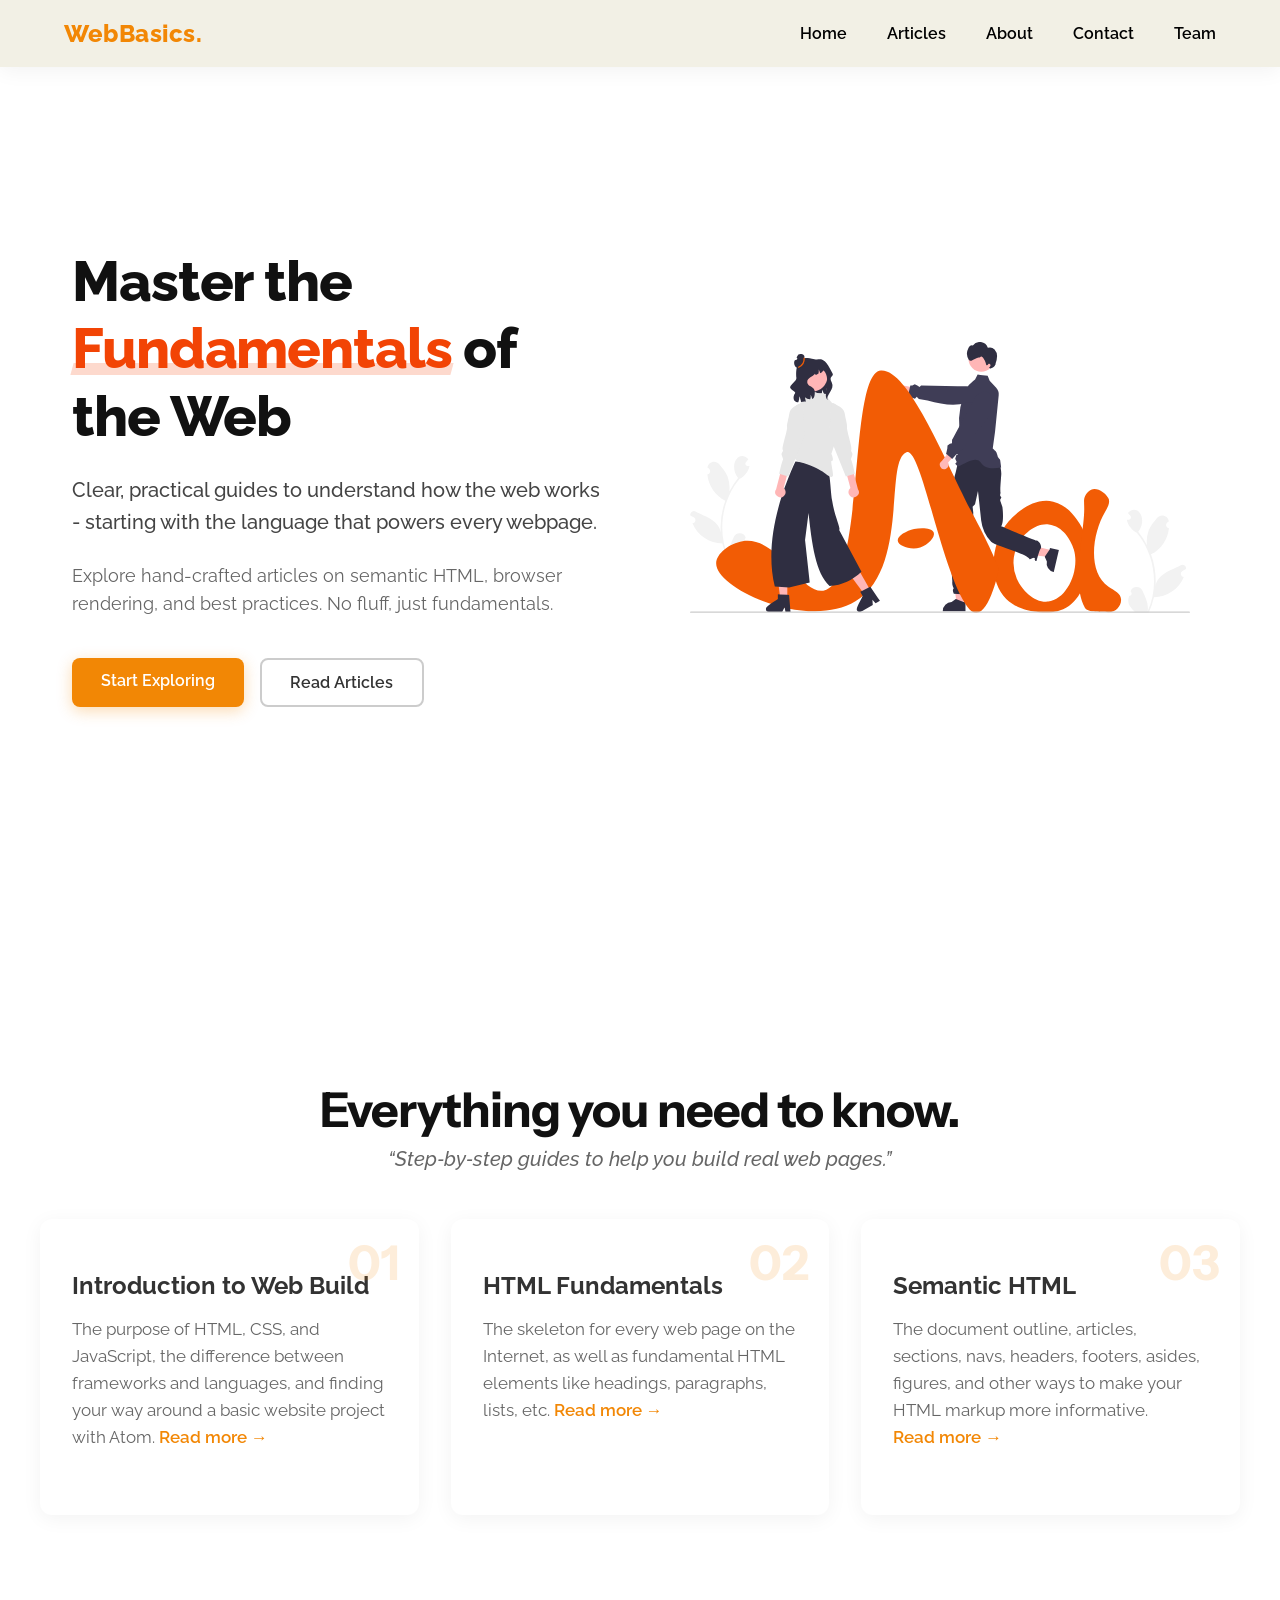
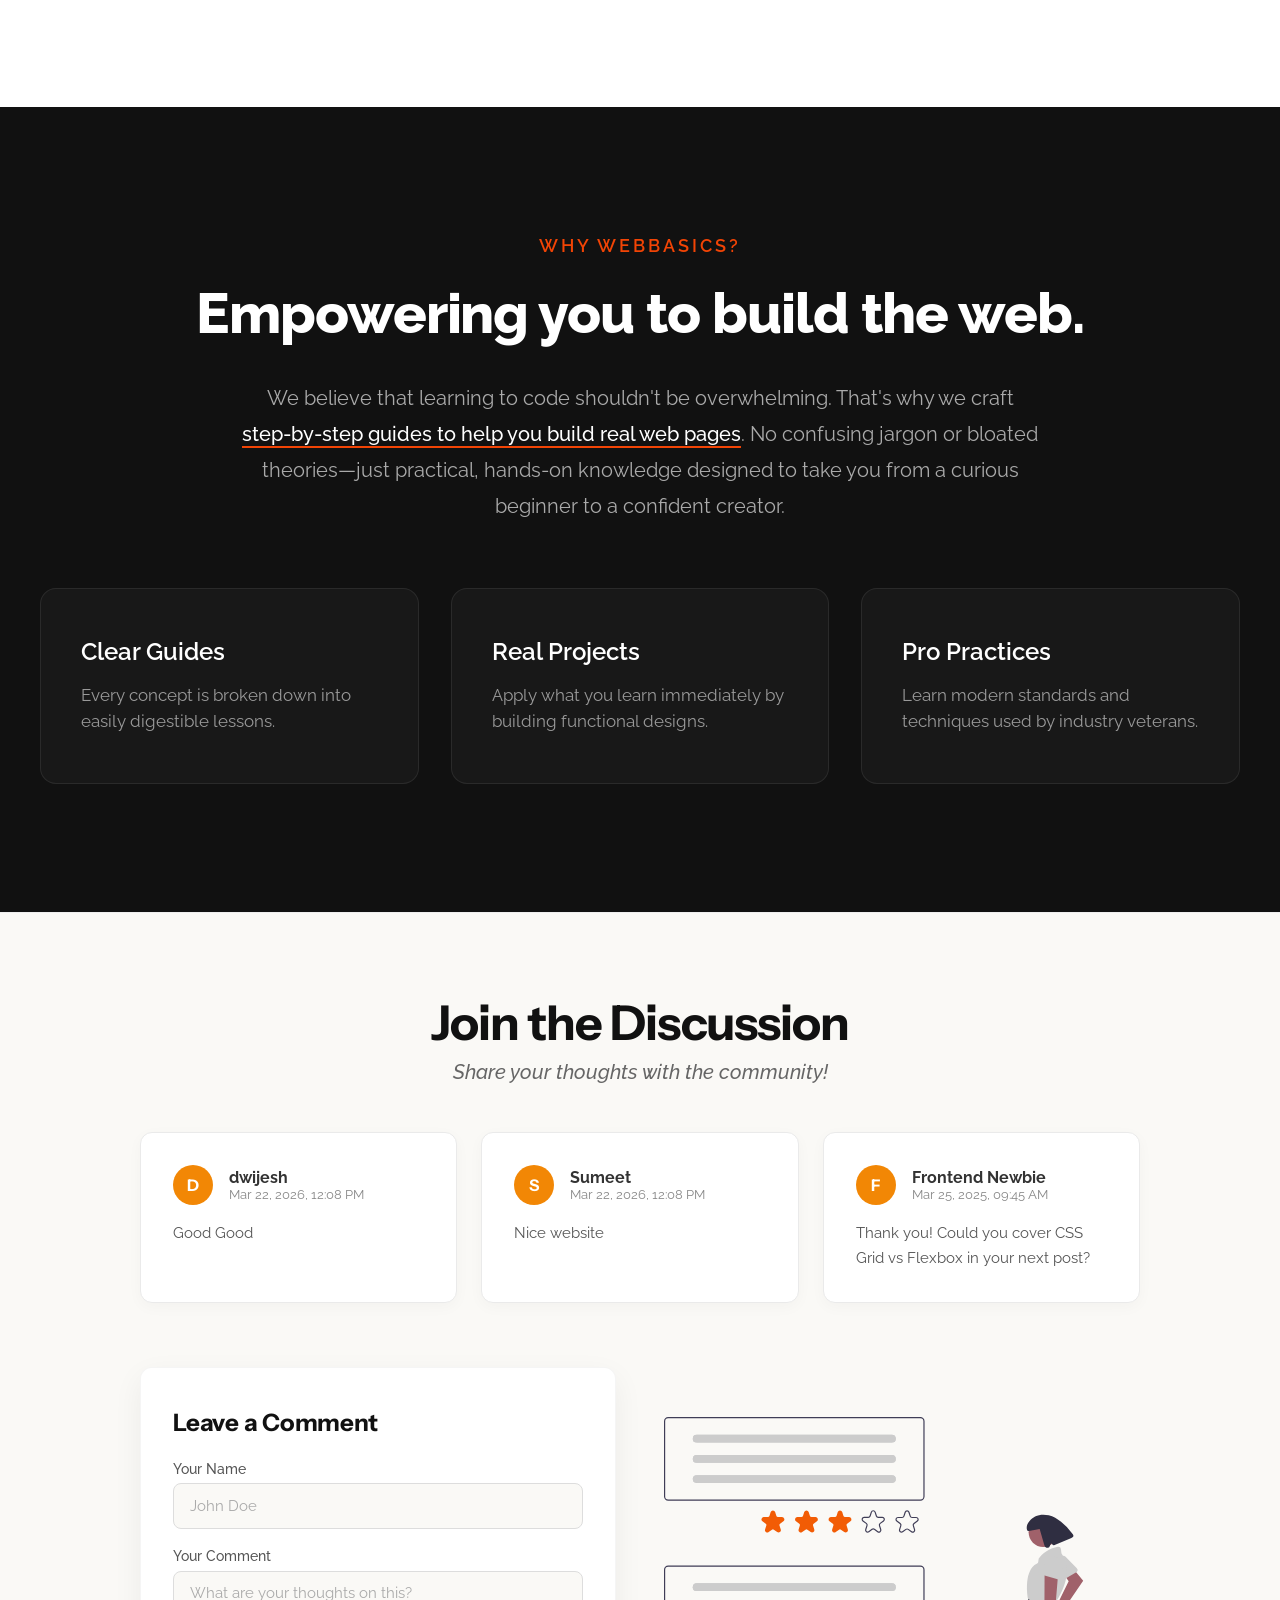
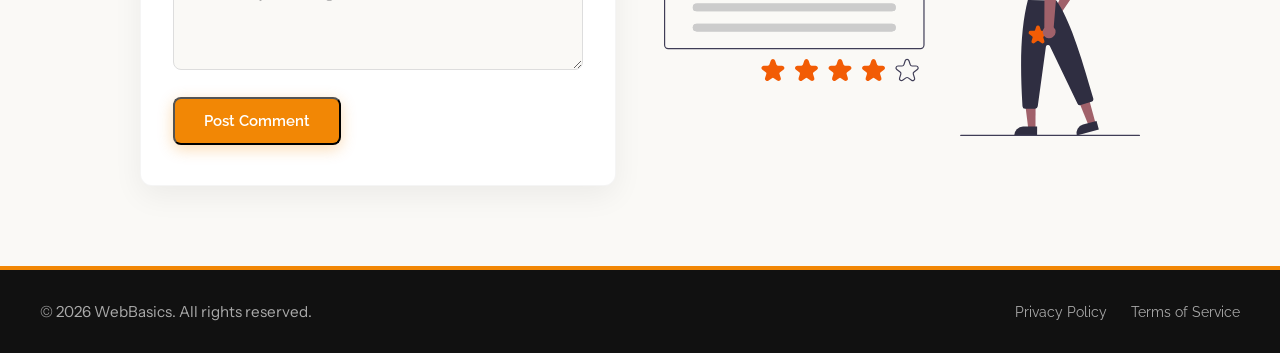
<file: index.html>
<!DOCTYPE html>
<html lang="en">
<head>
  <meta charset="UTF-8">
  <meta name="viewport" content="width=device-width, initial-scale=1.0">
  <title>Web Basics Blog - Learn HTML & Webpages</title>
  <link rel="stylesheet" href="style.css">
</head>
<body>
  <nav class="navbar">
    <div class="logo"><a href="#hero-sec">WebBasics.</a></div>
    <div class="hamburger" id="hamburger">
      <span class="bar"></span>
      <span class="bar"></span>
      <span class="bar"></span>
    </div>
    <ul class="navbarlist" id="navbarlist">
      <li><a href="#hero-sec">Home</a></li>
      <li><a href="#articles">Articles</a></li>
      <li><a href="#about">About</a></li>
      <li><a href="#comment-section">Contact</a></li>
      <li><a href="./teammate/teammate.html">Team</a></li>
    </ul>
  </nav>

  <div class="hero-section" id="hero-sec">
    <div class="hero-content">
      <h1 class="hero-title">Master the <span class="highlight">Fundamentals</span> of the Web</h1>
      <h3 class="hero-subtitle">Clear, practical guides to understand how the web works - starting with the language that powers every webpage.</h3>
      <p class="hero-text">Explore hand-crafted articles on semantic HTML, browser rendering, and best practices. No fluff, just fundamentals.</p>
      <div class="hero-buttons">
        <a href="#" class="btn btn-primary">Start Exploring</a>
        <a href="#articles" class="btn btn-secondary">Read Articles</a>
      </div>
    </div>
    <div class="hero-image">
      <img src="img/undraw_font_cooz.svg" alt="Web Fundamentals Illustration">
    </div>
  </div>

  <div class="article-section-container" id="articles">
    <div class="article-section-header">
      <h2>Everything you need to know.</h2>
      <p>“Step‑by‑step guides to help you build real web pages.”</p>
    </div>
    
    <div class="article-grid">
      <div class="article-card">
        <div class="article-number">01</div>
      <h3 class="article-title">Introduction to Web Build</h3>
      <p class="article-desc">The purpose of HTML, CSS, and JavaScript, the difference between frameworks and languages, and finding your way around a basic website project with Atom. <a href="pages/1/page.html" class="read-more">Read more →</a></p>
    </div>

    <div class="article-card">
      <div class="article-number">02</div>
      <h3 class="article-title">HTML Fundamentals</h3>
      <p class="article-desc">The skeleton for every web page on the Internet, as well as fundamental HTML elements like headings, paragraphs, lists, etc. <a href="pages/2/page2.html" class="read-more">Read more →</a></p>
    </div>

    <div class="article-card">
      <div class="article-number">03</div>
      <h3 class="article-title">Semantic HTML</h3>
      <p class="article-desc">The document outline, articles, sections, navs, headers, footers, asides, figures, and other ways to make your HTML markup more informative. <a href="pages/3/page3.html" class="read-more">Read more →</a></p>
    </div>
    </div>
  </div>

  <div class="about-section" id="about">
    <div class="about-container">
      <h2 class="about-title">Why WebBasics?</h2>
      <h3 class="about-subtitle">Empowering you to build the web.</h3>
      <p class="about-text">
        We believe that learning to code shouldn't be overwhelming. That's why we craft <span class="highlight-text">step-by-step guides to help you build real web pages</span>. No confusing jargon or bloated theories—just practical, hands-on knowledge designed to take you from a curious beginner to a confident creator.
      </p>
      <div class="about-features">
        <div class="feature-card">
          <h4>Clear Guides</h4>
          <p>Every concept is broken down into easily digestible lessons.</p>
        </div>
        <div class="feature-card">
          <h4>Real Projects</h4>
          <p>Apply what you learn immediately by building functional designs.</p>
        </div>
        <div class="feature-card">
          <h4>Pro Practices</h4>
          <p>Learn modern standards and techniques used by industry veterans.</p>
        </div>
      </div>
    </div>
  </div>

  <div class="comment-section" id="comment-section">
    <div class="comment-container">
      <div class="comment-header">
        <h2>Join the Discussion</h2>
        <p>Share your thoughts with the community!</p>
      </div>
      
      <div class="comments-grid" id="recent-comments">
        <!-- Comments will be loaded via JS -->
      </div>
      
      <div class="comment-bottom-wrapper">
        <div class="comment-form-container">
          <h3>Leave a Comment</h3>
          <form id="comment-form" class="comment-form">
            <div class="form-row">
              <div class="form-group">
                <label for="comment-name">Your Name</label>
                <input type="text" id="comment-name" required placeholder="John Doe">
              </div>
            </div>
            <div class="form-group">
              <label for="comment-text">Your Comment</label>
              <textarea id="comment-text" rows="4" required placeholder="What are your thoughts on this?"></textarea>
            </div>
            <button type="submit" class="btn btn-primary">Post Comment</button>
          </form>
        </div>
        <div class="comment-image">
          <img id="review-svg" src="img/undraw_reviews_ukai.svg" alt="Review and discuss">
        </div>
      </div>
    </div>
  </div>

  <div class="aboutus">

  </div>

  <footer class="site-footer">
    <div class="footer-content">
      <p>&copy; 2026 WebBasics. All rights reserved.</p>
      <div class="footer-links">
        <a href="#">Privacy Policy</a>
        <a href="#">Terms of Service</a>
      </div>
    </div>
  </footer>
    
  <script src="script.js"></script>
</body>
</html>
</file>
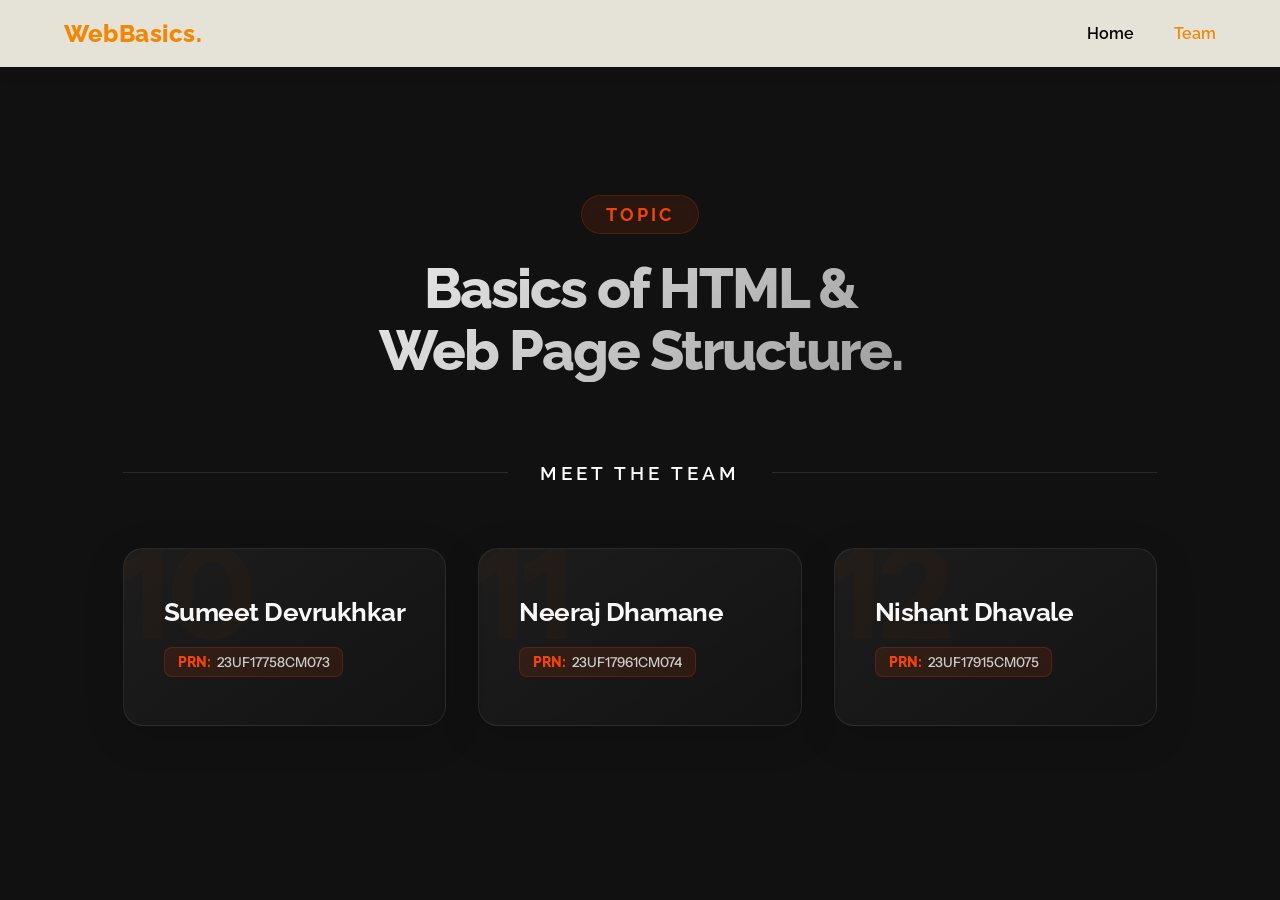
<file: teammate/teammate.html>
<!DOCTYPE html>
<html lang="en">
<head>
  <meta charset="UTF-8">
  <meta name="viewport" content="width=device-width, initial-scale=1.0">
  <title>Our Team</title>
  <link rel="stylesheet" href="../style.css">
  <link rel="stylesheet" href="style.css">
</head>
<body>
  <div class="navbar">
    <div class="logo"><a href="../index.html">WebBasics.</a></div>
    <ul class="navbarlist">
      <li><a href="../index.html">Home</a></li>
      <li><a href="teammate.html" style="color: #F28705;">Team</a></li>
    </ul>
  </div>



  <section class="about-section team-section">
    <div class="about-container text-center-header">
      <div class="team-header-content">
        <h2 class="about-title">Topic</h2>
        <h3 class="about-subtitle">Basics of HTML &<br>Web Page Structure.</h3>
      </div>
      
      <div class="team-divider">
        <span>Meet The Team</span>
      </div>
      
      <div class="about-features team-grid">
        <!-- Team Member 1 -->
        <div class="feature-card team-card">
          <span class="team-number">10</span>
          <div class="team-card-inner">
            <div class="card-info">
              <h2>Sumeet Devrukhkar</h2>
              <span class="badge"><i class="id-icon">PRN: </i> 23UF17758CM073</span>
            </div>
          </div>
        </div>
        
        <!-- Team Member 2 -->
        <div class="feature-card team-card">
          <span class="team-number">11</span>
          <div class="team-card-inner">
            <div class="card-info">
              <h2>Neeraj Dhamane</h2>
              <span class="badge"><i class="id-icon">PRN: </i> 23UF17961CM074</span>
            </div>
          </div>
        </div>
        
        <!-- Team Member 3 -->
        <div class="feature-card team-card">
          <span class="team-number">12</span>
          <div class="team-card-inner">
            <div class="card-info">
              <h2>Nishant Dhavale</h2>
              <span class="badge"><i class="id-icon">PRN: </i> 23UF17915CM075</span>
            </div>
          </div>
        </div>
      </div>
    </div>
  </section>
</body>
</html>
</file>
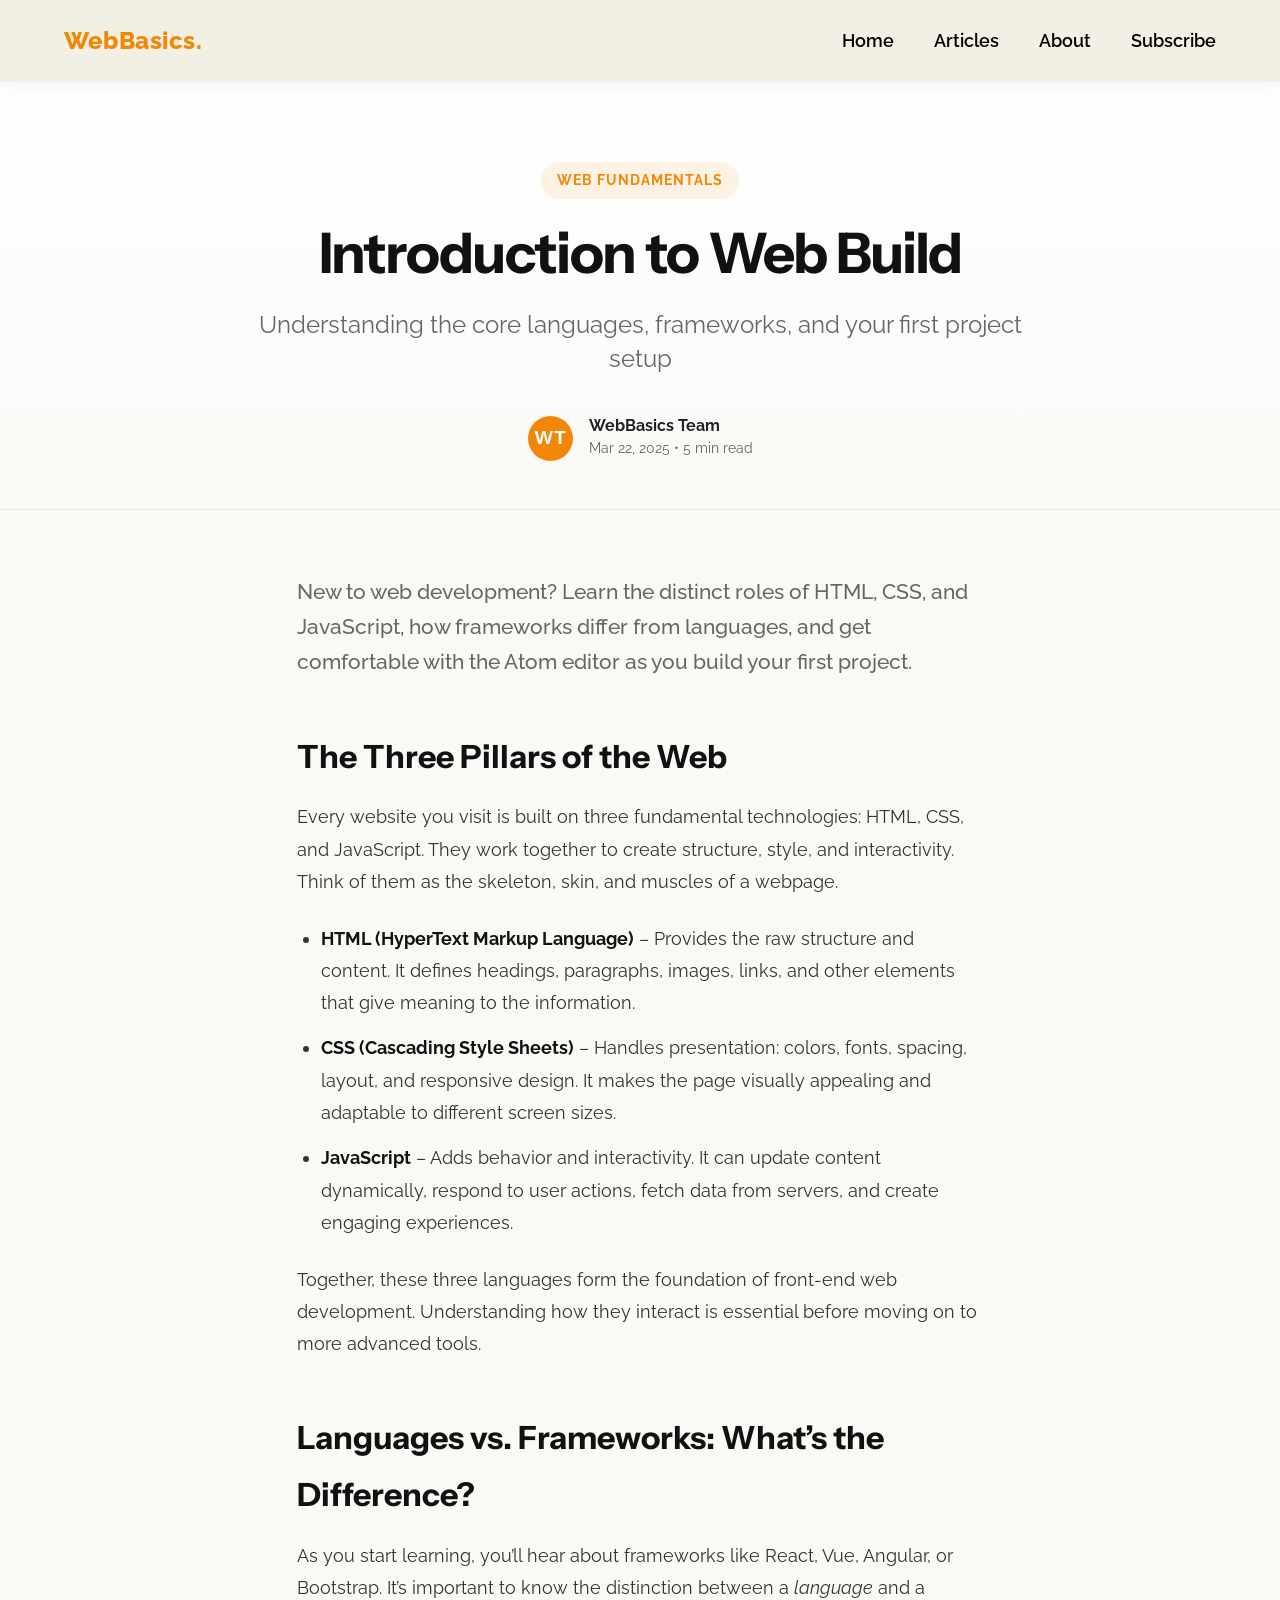
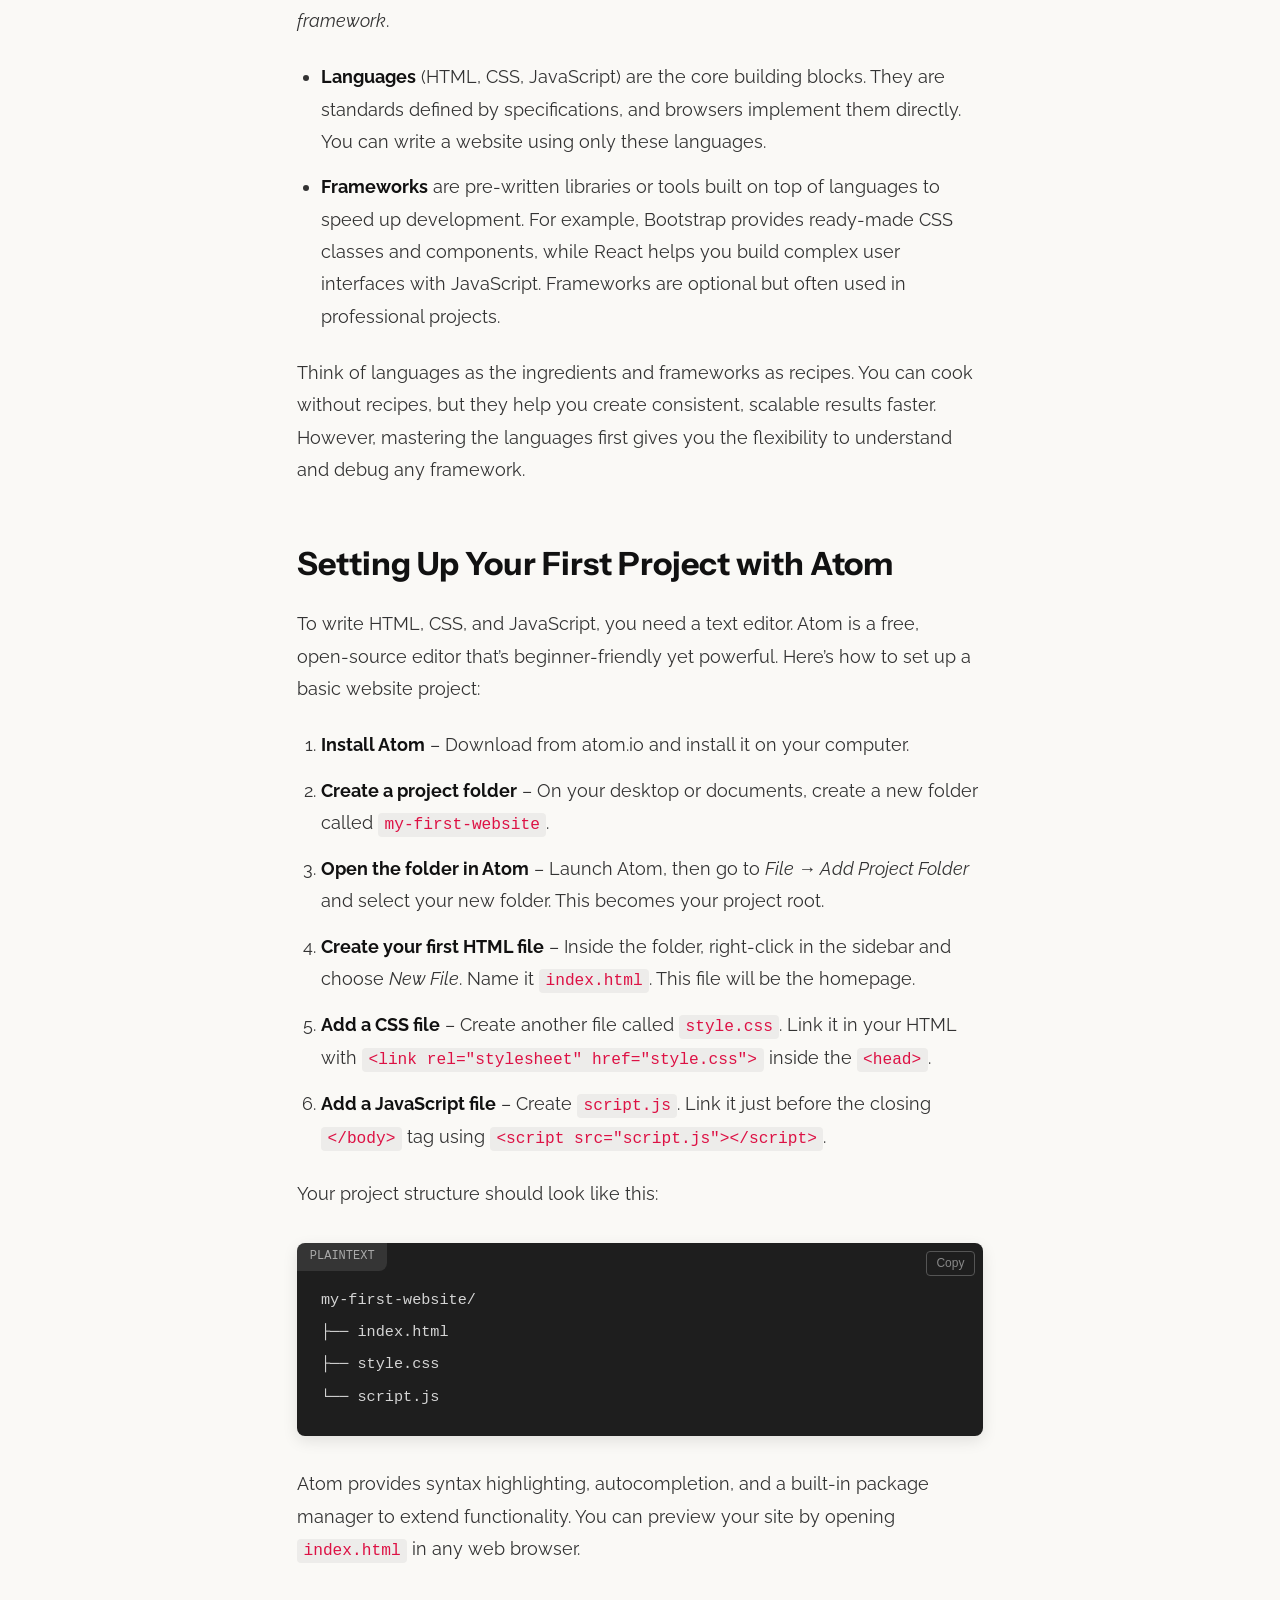
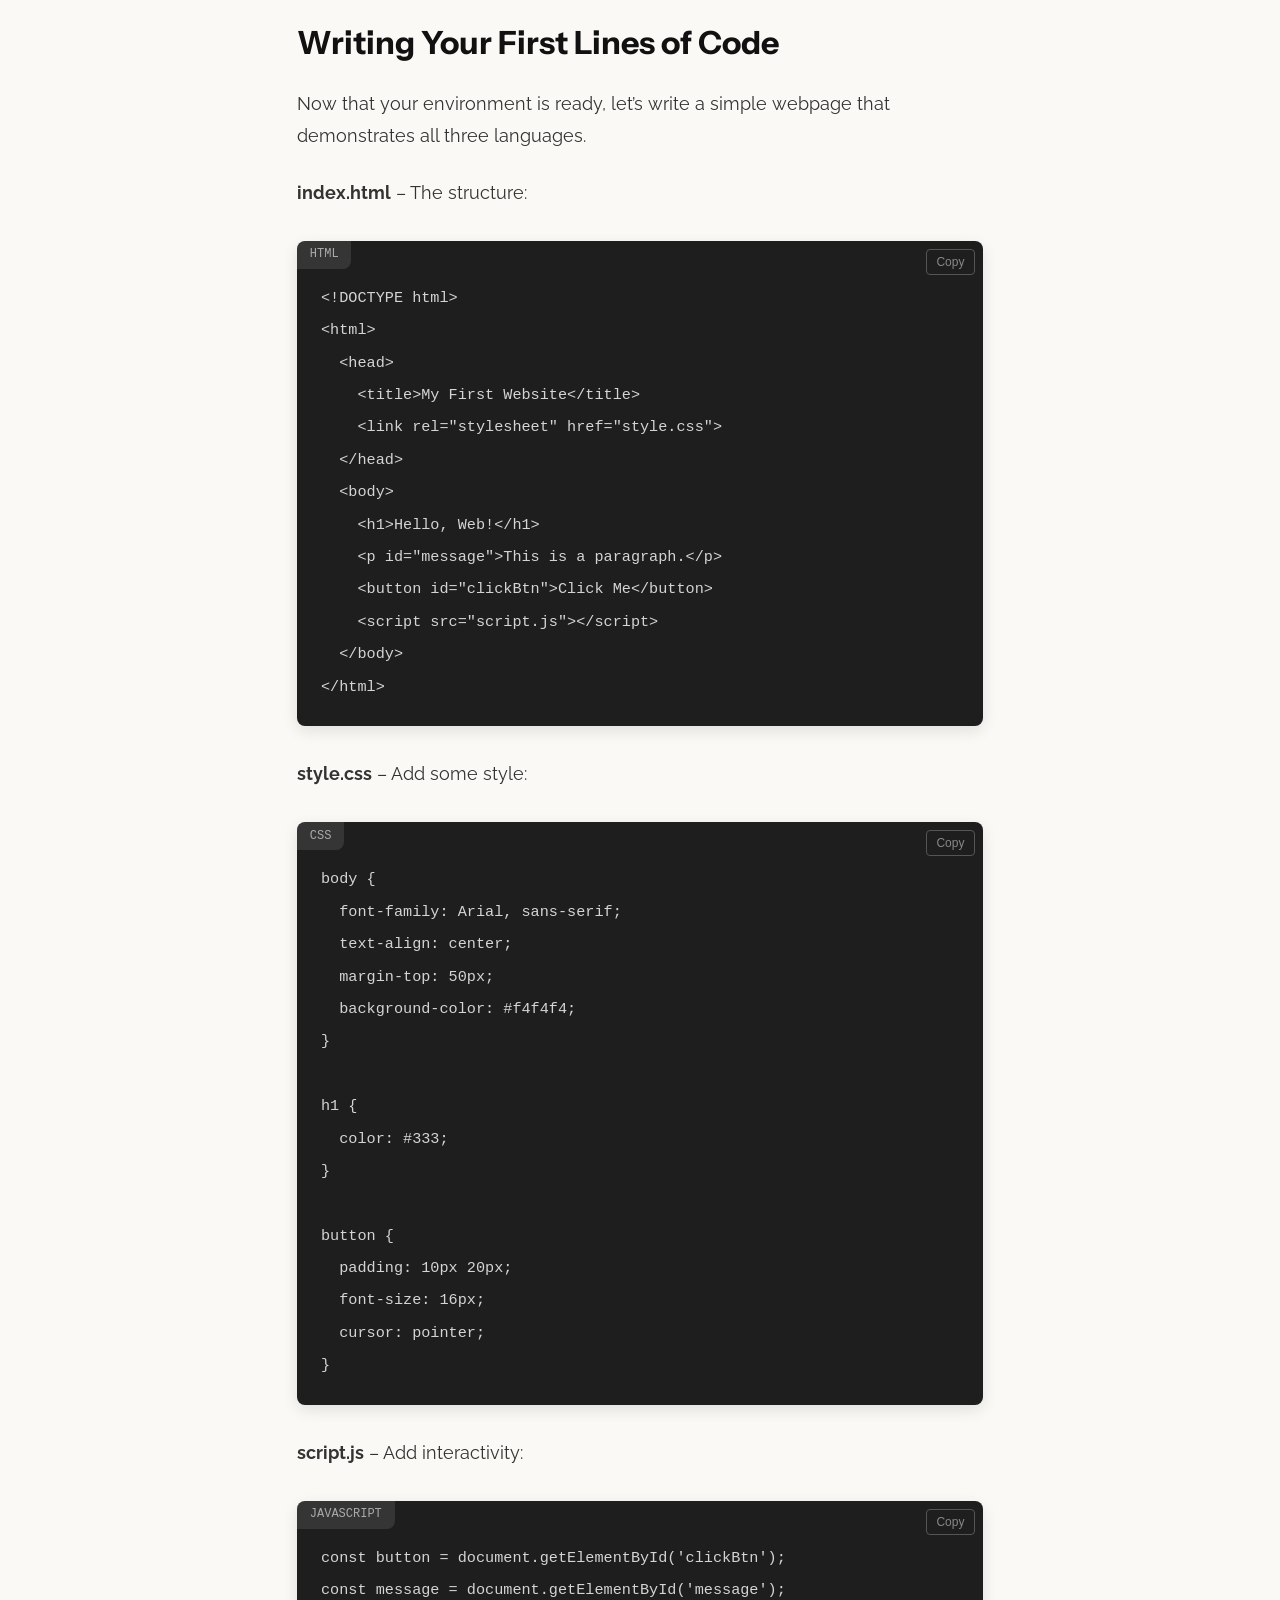
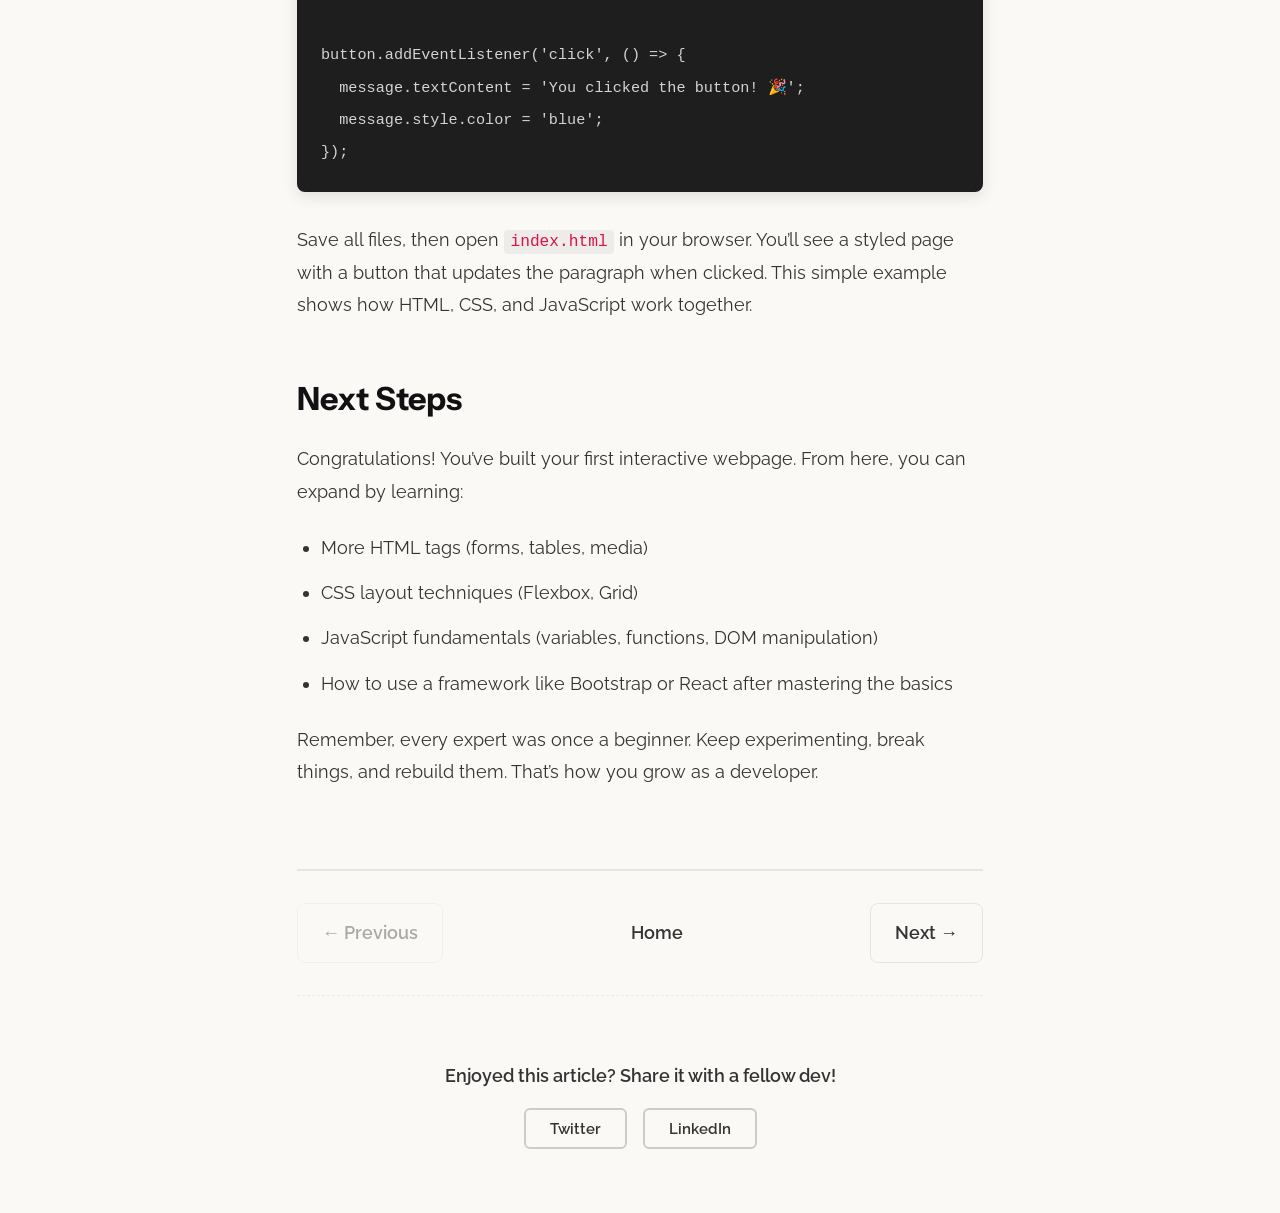
<file: pages/1/page.html>
<!DOCTYPE html>
<html lang="en">
<head>
  <meta charset="UTF-8">
  <meta name="viewport" content="width=device-width, initial-scale=1.0">
  <title>Introduction to Web Build | WebBasics</title>
  <link rel="stylesheet" href="style.css">
</head>
<body>
  <!-- Reading Progress Bar -->
  <div class="progress-container">
    <div class="progress-bar" id="myBar"></div>
  </div>

  <nav class="navbar">
    <div class="logo"><a href="../index.html">WebBasics.</a></div>
    <ul class="navbarlist">
      <li><a href="../index.html">Home</a></li>
      <li><a href="#">Articles</a></li>
      <li><a href="#">About</a></li>
      <li><a href="#">Subscribe</a></li>
    </ul>
  </nav>

  <header class="blog-header">
    <div class="header-content">
      <span class="category-badge">Web Fundamentals</span>
      <h1 class="blog-title">Introduction to Web Build</h1>
      <p class="blog-subtitle">Understanding the core languages, frameworks, and your first project setup</p>
      
      <div class="blog-meta">
        <div class="author-avatar">WT</div>
        <div class="author-info">
          <span class="author-name">WebBasics Team</span>
          <span class="post-date">Mar 22, 2025 • <span id="reading-time">5 min read</span></span>
        </div>
      </div>
    </div>
  </header>

  <main class="blog-container">
    <article class="blog-content">
      <p class="lead-excerpt">New to web development? Learn the distinct roles of HTML, CSS, and JavaScript, how frameworks differ from languages, and get comfortable with the Atom editor as you build your first project.</p>

      <h2>The Three Pillars of the Web</h2>
      <p>Every website you visit is built on three fundamental technologies: HTML, CSS, and JavaScript. They work together to create structure, style, and interactivity. Think of them as the skeleton, skin, and muscles of a webpage.</p>
      <ul>
        <li><strong>HTML (HyperText Markup Language)</strong> – Provides the raw structure and content. It defines headings, paragraphs, images, links, and other elements that give meaning to the information.</li>
        <li><strong>CSS (Cascading Style Sheets)</strong> – Handles presentation: colors, fonts, spacing, layout, and responsive design. It makes the page visually appealing and adaptable to different screen sizes.</li>
        <li><strong>JavaScript</strong> – Adds behavior and interactivity. It can update content dynamically, respond to user actions, fetch data from servers, and create engaging experiences.</li>
      </ul>
      <p>Together, these three languages form the foundation of front‑end web development. Understanding how they interact is essential before moving on to more advanced tools.</p>

      <h2>Languages vs. Frameworks: What’s the Difference?</h2>
      <p>As you start learning, you’ll hear about frameworks like React, Vue, Angular, or Bootstrap. It’s important to know the distinction between a <em>language</em> and a <em>framework</em>.</p>
      <ul>
        <li><strong>Languages</strong> (HTML, CSS, JavaScript) are the core building blocks. They are standards defined by specifications, and browsers implement them directly. You can write a website using only these languages.</li>
        <li><strong>Frameworks</strong> are pre‑written libraries or tools built on top of languages to speed up development. For example, Bootstrap provides ready‑made CSS classes and components, while React helps you build complex user interfaces with JavaScript. Frameworks are optional but often used in professional projects.</li>
      </ul>
      <p>Think of languages as the ingredients and frameworks as recipes. You can cook without recipes, but they help you create consistent, scalable results faster. However, mastering the languages first gives you the flexibility to understand and debug any framework.</p>

      <h2>Setting Up Your First Project with Atom</h2>
      <p>To write HTML, CSS, and JavaScript, you need a text editor. Atom is a free, open‑source editor that’s beginner‑friendly yet powerful. Here’s how to set up a basic website project:</p>
      <ol>
        <li><strong>Install Atom</strong> – Download from atom.io and install it on your computer.</li>
        <li><strong>Create a project folder</strong> – On your desktop or documents, create a new folder called <code>my-first-website</code>.</li>
        <li><strong>Open the folder in Atom</strong> – Launch Atom, then go to <em>File → Add Project Folder</em> and select your new folder. This becomes your project root.</li>
        <li><strong>Create your first HTML file</strong> – Inside the folder, right‑click in the sidebar and choose <em>New File</em>. Name it <code>index.html</code>. This file will be the homepage.</li>
        <li><strong>Add a CSS file</strong> – Create another file called <code>style.css</code>. Link it in your HTML with <code>&lt;link rel="stylesheet" href="style.css"&gt;</code> inside the <code>&lt;head&gt;</code>.</li>
        <li><strong>Add a JavaScript file</strong> – Create <code>script.js</code>. Link it just before the closing <code>&lt;/body&gt;</code> tag using <code>&lt;script src="script.js"&gt;&lt;/script&gt;</code>.</li>
      </ol>
      <p>Your project structure should look like this:</p>
      
      <div class="code-wrapper" data-language="plaintext">
<pre><code>my-first-website/
├── index.html
├── style.css
└── script.js</code></pre>
      </div>
      
      <p>Atom provides syntax highlighting, autocompletion, and a built‑in package manager to extend functionality. You can preview your site by opening <code>index.html</code> in any web browser.</p>

      <h2>Writing Your First Lines of Code</h2>
      <p>Now that your environment is ready, let’s write a simple webpage that demonstrates all three languages.</p>
      
      <p><strong>index.html</strong> – The structure:</p>
      <div class="code-wrapper" data-language="html">
<pre><code>&lt;!DOCTYPE html&gt;
&lt;html&gt;
  &lt;head&gt;
    &lt;title&gt;My First Website&lt;/title&gt;
    &lt;link rel="stylesheet" href="style.css"&gt;
  &lt;/head&gt;
  &lt;body&gt;
    &lt;h1&gt;Hello, Web!&lt;/h1&gt;
    &lt;p id="message"&gt;This is a paragraph.&lt;/p&gt;
    &lt;button id="clickBtn"&gt;Click Me&lt;/button&gt;
    &lt;script src="script.js"&gt;&lt;/script&gt;
  &lt;/body&gt;
&lt;/html&gt;</code></pre>
      </div>

      <p><strong>style.css</strong> – Add some style:</p>
      <div class="code-wrapper" data-language="css">
<pre><code>body {
  font-family: Arial, sans-serif;
  text-align: center;
  margin-top: 50px;
  background-color: #f4f4f4;
}

h1 {
  color: #333;
}

button {
  padding: 10px 20px;
  font-size: 16px;
  cursor: pointer;
}</code></pre>
      </div>

      <p><strong>script.js</strong> – Add interactivity:</p>
      <div class="code-wrapper" data-language="javascript">
<pre><code>const button = document.getElementById('clickBtn');
const message = document.getElementById('message');

button.addEventListener('click', () => {
  message.textContent = 'You clicked the button! 🎉';
  message.style.color = 'blue';
});</code></pre>
      </div>
      
      <p>Save all files, then open <code>index.html</code> in your browser. You’ll see a styled page with a button that updates the paragraph when clicked. This simple example shows how HTML, CSS, and JavaScript work together.</p>

      <h2>Next Steps</h2>
      <p>Congratulations! You’ve built your first interactive webpage. From here, you can expand by learning:</p>
      <ul>
        <li>More HTML tags (forms, tables, media)</li>
        <li>CSS layout techniques (Flexbox, Grid)</li>
        <li>JavaScript fundamentals (variables, functions, DOM manipulation)</li>
        <li>How to use a framework like Bootstrap or React after mastering the basics</li>
      </ul>
      <p>Remember, every expert was once a beginner. Keep experimenting, break things, and rebuild them. That’s how you grow as a developer.</p>
    </article>

    <div class="blog-footer">
      <div class="article-navigation">
        <a href="../../index.html#articles" class="nav-btn prev-btn disabled">← Previous</a>
        <a href="../../index.html" class="nav-btn home-btn">Home</a>
        <a href="../2/page2.html" class="nav-btn next-btn">Next →</a>
      </div>
      <p>Enjoyed this article? Share it with a fellow dev!</p>
      <div class="share-buttons">
        <button class="btn btn-secondary">Twitter</button>
        <button class="btn btn-secondary">LinkedIn</button>
      </div>
    </div>
  </main>

  <script src="script.js"></script>
</body>
</html>
</file>
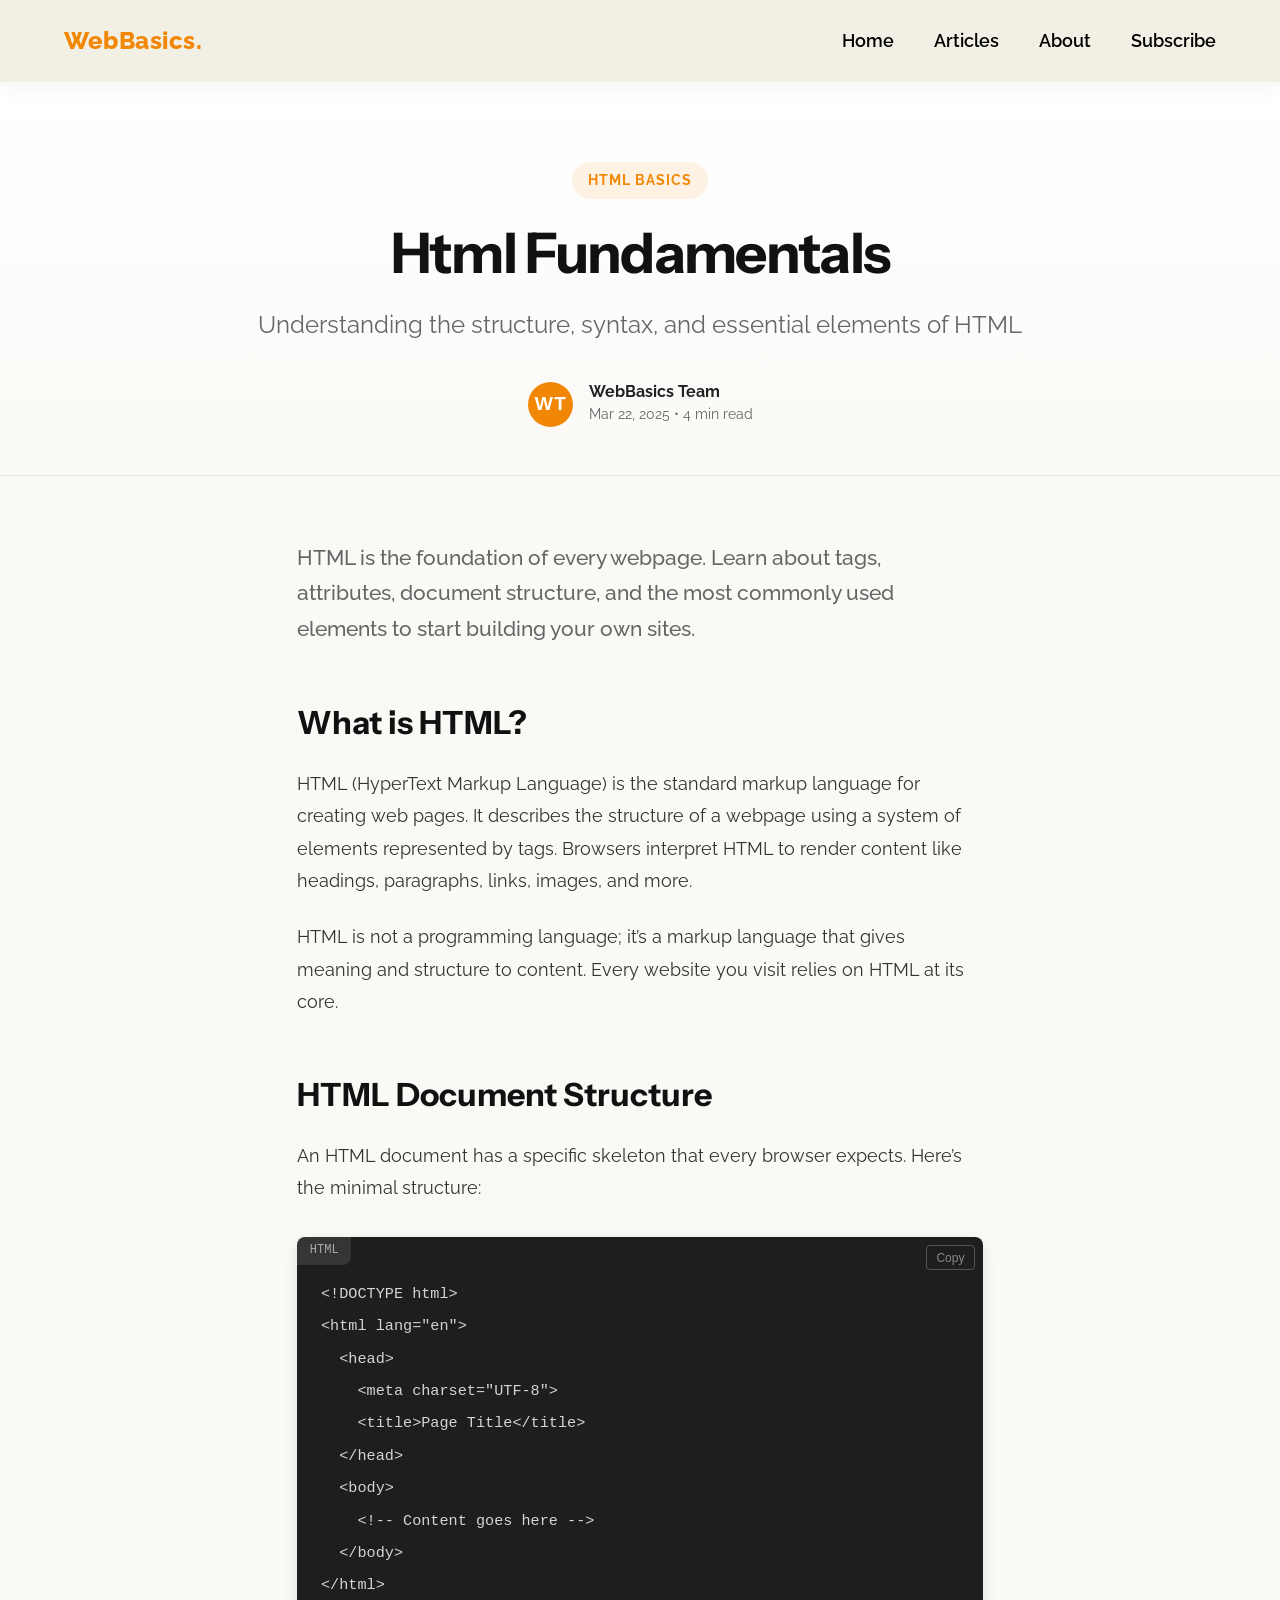
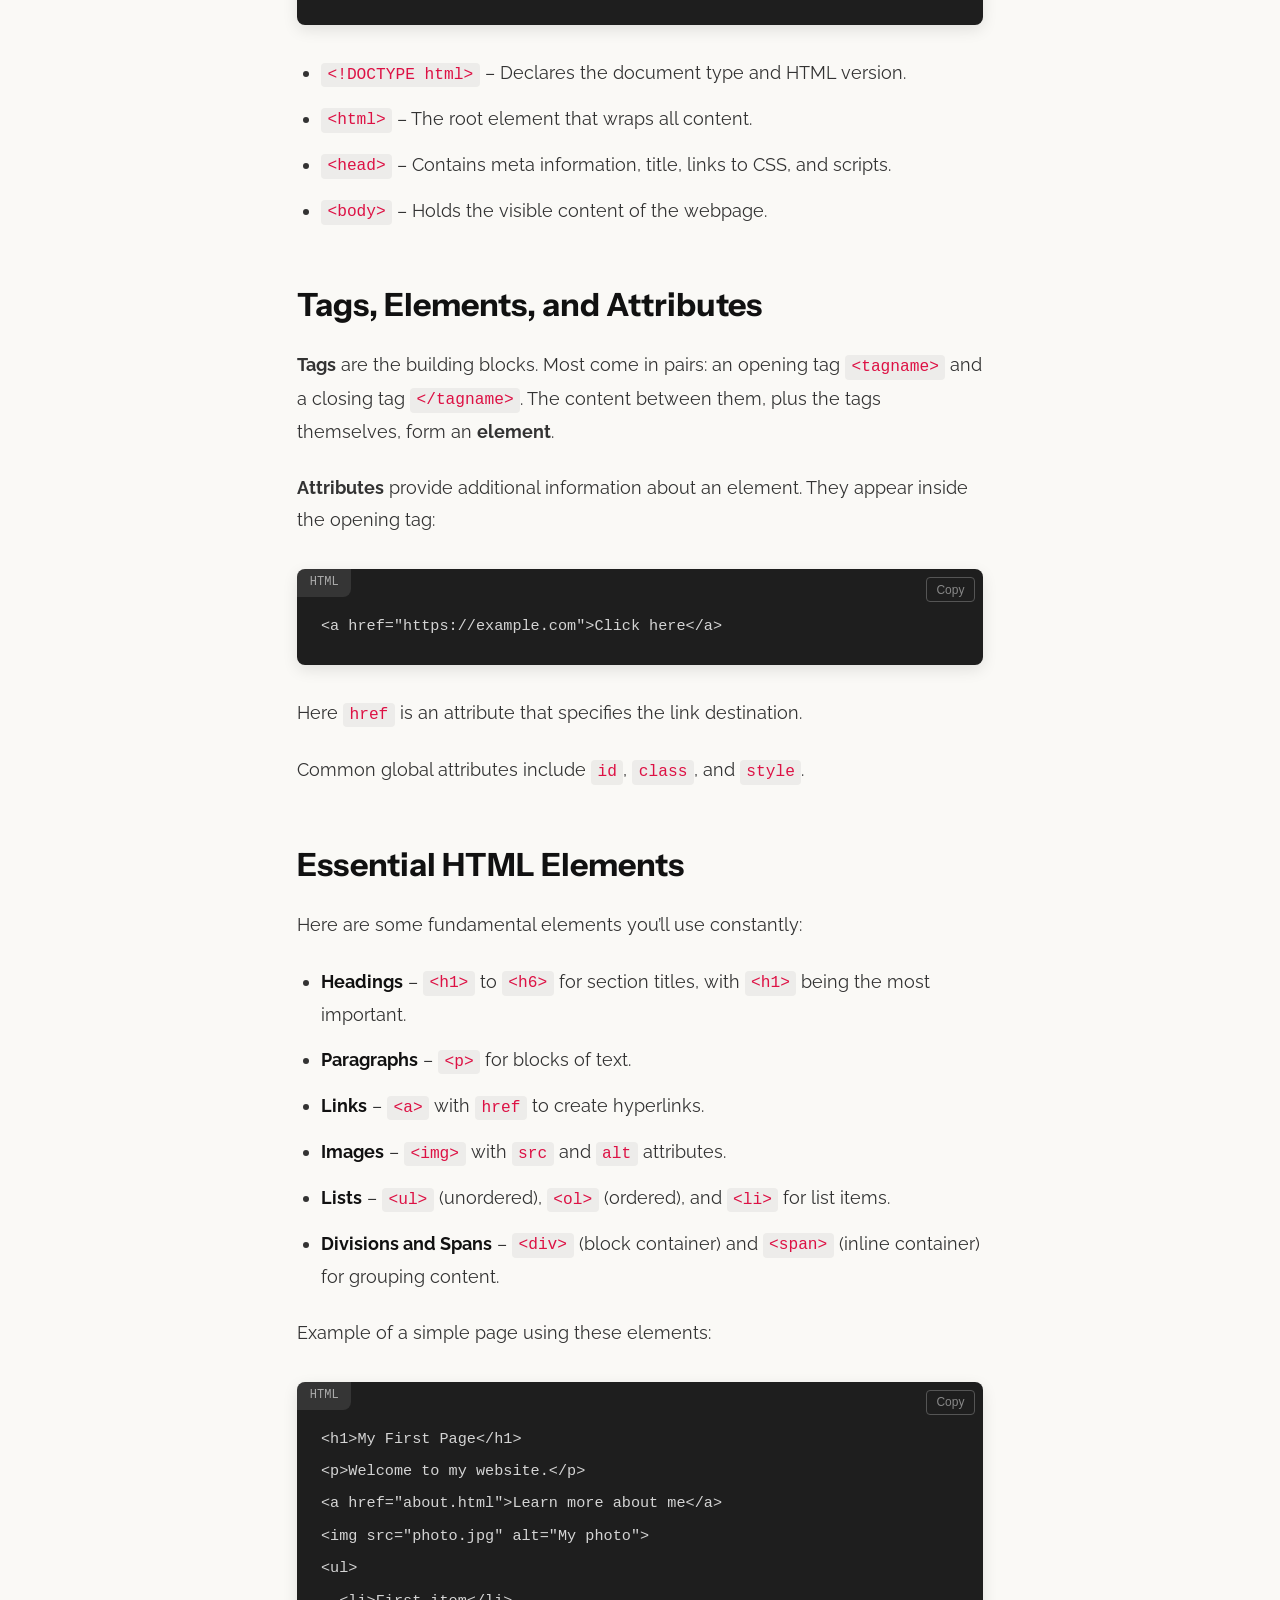
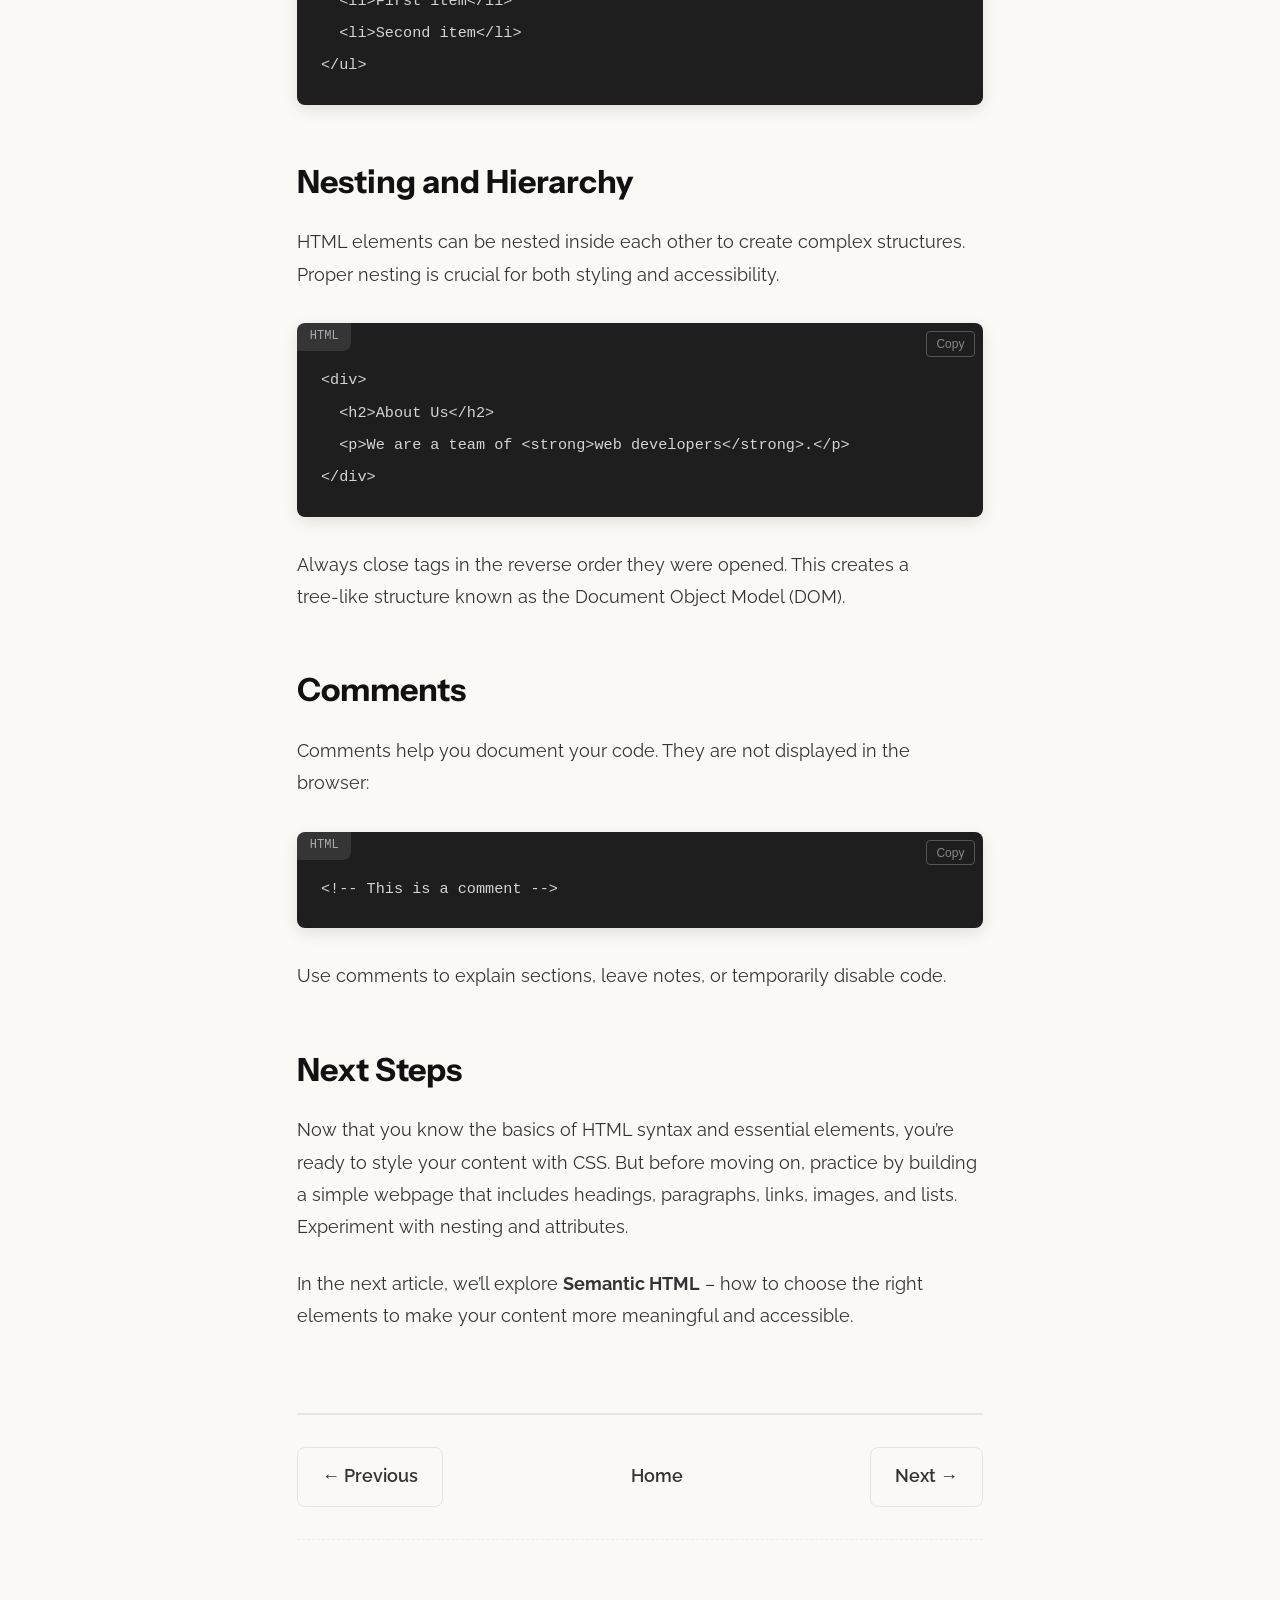
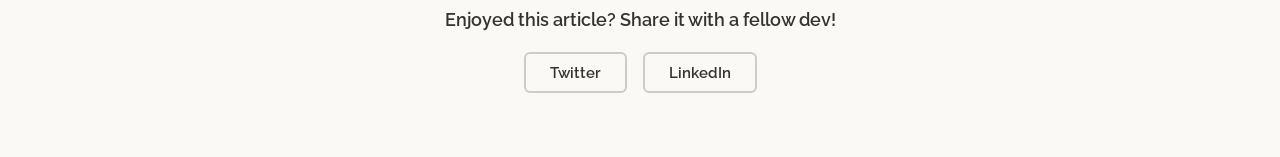
<file: pages/2/page2.html>
<!DOCTYPE html>
<html lang="en">
<head>
  <meta charset="UTF-8">
  <meta name="viewport" content="width=device-width, initial-scale=1.0">
  <title>Html Fundamentals | WebBasics</title>
  <link rel="stylesheet" href="style.css">
</head>
<body>
  <!-- Reading Progress Bar -->
  <div class="progress-container">
    <div class="progress-bar" id="myBar"></div>
  </div>

  <nav class="navbar">
    <div class="logo"><a href="../index.html">WebBasics.</a></div>
    <ul class="navbarlist">
      <li><a href="../index.html">Home</a></li>
      <li><a href="#">Articles</a></li>
      <li><a href="#">About</a></li>
      <li><a href="#">Subscribe</a></li>
    </ul>
  </nav>

  <header class="blog-header">
    <div class="header-content">
      <span class="category-badge">HTML Basics</span>
      <h1 class="blog-title">Html Fundamentals</h1>
      <p class="blog-subtitle">Understanding the structure, syntax, and essential elements of HTML</p>
      
      <div class="blog-meta">
        <div class="author-avatar">WT</div>
        <div class="author-info">
          <span class="author-name">WebBasics Team</span>
          <span class="post-date">Mar 22, 2025 • <span id="reading-time">4 min read</span></span>
        </div>
      </div>
    </div>
  </header>

  <main class="blog-container">
    <article class="blog-content">
      <p class="lead-excerpt">HTML is the foundation of every webpage. Learn about tags, attributes, document structure, and the most commonly used elements to start building your own sites.</p>

      <h2>What is HTML?</h2>
      <p>HTML (HyperText Markup Language) is the standard markup language for creating web pages. It describes the structure of a webpage using a system of elements represented by tags. Browsers interpret HTML to render content like headings, paragraphs, links, images, and more.</p>
      <p>HTML is not a programming language; it’s a markup language that gives meaning and structure to content. Every website you visit relies on HTML at its core.</p>

      <h2>HTML Document Structure</h2>
      <p>An HTML document has a specific skeleton that every browser expects. Here’s the minimal structure:</p>
      <div class="code-wrapper" data-language="html">
<pre><code>&lt;!DOCTYPE html&gt;
&lt;html lang="en"&gt;
  &lt;head&gt;
    &lt;meta charset="UTF-8"&gt;
    &lt;title&gt;Page Title&lt;/title&gt;
  &lt;/head&gt;
  &lt;body&gt;
    &lt;!-- Content goes here --&gt;
  &lt;/body&gt;
&lt;/html&gt;</code></pre>
      </div>
      <ul>
        <li><code>&lt;!DOCTYPE html&gt;</code> – Declares the document type and HTML version.</li>
        <li><code>&lt;html&gt;</code> – The root element that wraps all content.</li>
        <li><code>&lt;head&gt;</code> – Contains meta information, title, links to CSS, and scripts.</li>
        <li><code>&lt;body&gt;</code> – Holds the visible content of the webpage.</li>
      </ul>

      <h2>Tags, Elements, and Attributes</h2>
      <p><strong>Tags</strong> are the building blocks. Most come in pairs: an opening tag <code>&lt;tagname&gt;</code> and a closing tag <code>&lt;/tagname&gt;</code>. The content between them, plus the tags themselves, form an <strong>element</strong>.</p>
      <p><strong>Attributes</strong> provide additional information about an element. They appear inside the opening tag:</p>
      <div class="code-wrapper" data-language="html">
<pre><code>&lt;a href="https://example.com"&gt;Click here&lt;/a&gt;</code></pre>
      </div>
      <p>Here <code>href</code> is an attribute that specifies the link destination.</p>
      <p>Common global attributes include <code>id</code>, <code>class</code>, and <code>style</code>.</p>

      <h2>Essential HTML Elements</h2>
      <p>Here are some fundamental elements you’ll use constantly:</p>
      <ul>
        <li><strong>Headings</strong> – <code>&lt;h1&gt;</code> to <code>&lt;h6&gt;</code> for section titles, with <code>&lt;h1&gt;</code> being the most important.</li>
        <li><strong>Paragraphs</strong> – <code>&lt;p&gt;</code> for blocks of text.</li>
        <li><strong>Links</strong> – <code>&lt;a&gt;</code> with <code>href</code> to create hyperlinks.</li>
        <li><strong>Images</strong> – <code>&lt;img&gt;</code> with <code>src</code> and <code>alt</code> attributes.</li>
        <li><strong>Lists</strong> – <code>&lt;ul&gt;</code> (unordered), <code>&lt;ol&gt;</code> (ordered), and <code>&lt;li&gt;</code> for list items.</li>
        <li><strong>Divisions and Spans</strong> – <code>&lt;div&gt;</code> (block container) and <code>&lt;span&gt;</code> (inline container) for grouping content.</li>
      </ul>
      <p>Example of a simple page using these elements:</p>
      <div class="code-wrapper" data-language="html">
<pre><code>&lt;h1&gt;My First Page&lt;/h1&gt;
&lt;p&gt;Welcome to my website.&lt;/p&gt;
&lt;a href="about.html"&gt;Learn more about me&lt;/a&gt;
&lt;img src="photo.jpg" alt="My photo"&gt;
&lt;ul&gt;
  &lt;li&gt;First item&lt;/li&gt;
  &lt;li&gt;Second item&lt;/li&gt;
&lt;/ul&gt;</code></pre>
      </div>

      <h2>Nesting and Hierarchy</h2>
      <p>HTML elements can be nested inside each other to create complex structures. Proper nesting is crucial for both styling and accessibility.</p>
      <div class="code-wrapper" data-language="html">
<pre><code>&lt;div&gt;
  &lt;h2&gt;About Us&lt;/h2&gt;
  &lt;p&gt;We are a team of &lt;strong&gt;web developers&lt;/strong&gt;.&lt;/p&gt;
&lt;/div&gt;</code></pre>
      </div>
      <p>Always close tags in the reverse order they were opened. This creates a tree‑like structure known as the Document Object Model (DOM).</p>

      <h2>Comments</h2>
      <p>Comments help you document your code. They are not displayed in the browser:</p>
      <div class="code-wrapper" data-language="html">
<pre><code>&lt;!-- This is a comment --&gt;</code></pre>
      </div>
      <p>Use comments to explain sections, leave notes, or temporarily disable code.</p>

      <h2>Next Steps</h2>
      <p>Now that you know the basics of HTML syntax and essential elements, you’re ready to style your content with CSS. But before moving on, practice by building a simple webpage that includes headings, paragraphs, links, images, and lists. Experiment with nesting and attributes.</p>
      <p>In the next article, we’ll explore <strong>Semantic HTML</strong> – how to choose the right elements to make your content more meaningful and accessible.</p>
    </article>

    <div class="blog-footer">
      <div class="article-navigation">
        <a href="../1/page.html" class="nav-btn prev-btn">← Previous</a>
        <a href="../../index.html" class="nav-btn home-btn">Home</a>
        <a href="../3/page3.html" class="nav-btn next-btn">Next →</a>
      </div>
      <p>Enjoyed this article? Share it with a fellow dev!</p>
      <div class="share-buttons">
        <button class="btn btn-secondary">Twitter</button>
        <button class="btn btn-secondary">LinkedIn</button>
      </div>
    </div>
  </main>

  <script src="script.js"></script>
</body>
</html>
</file>
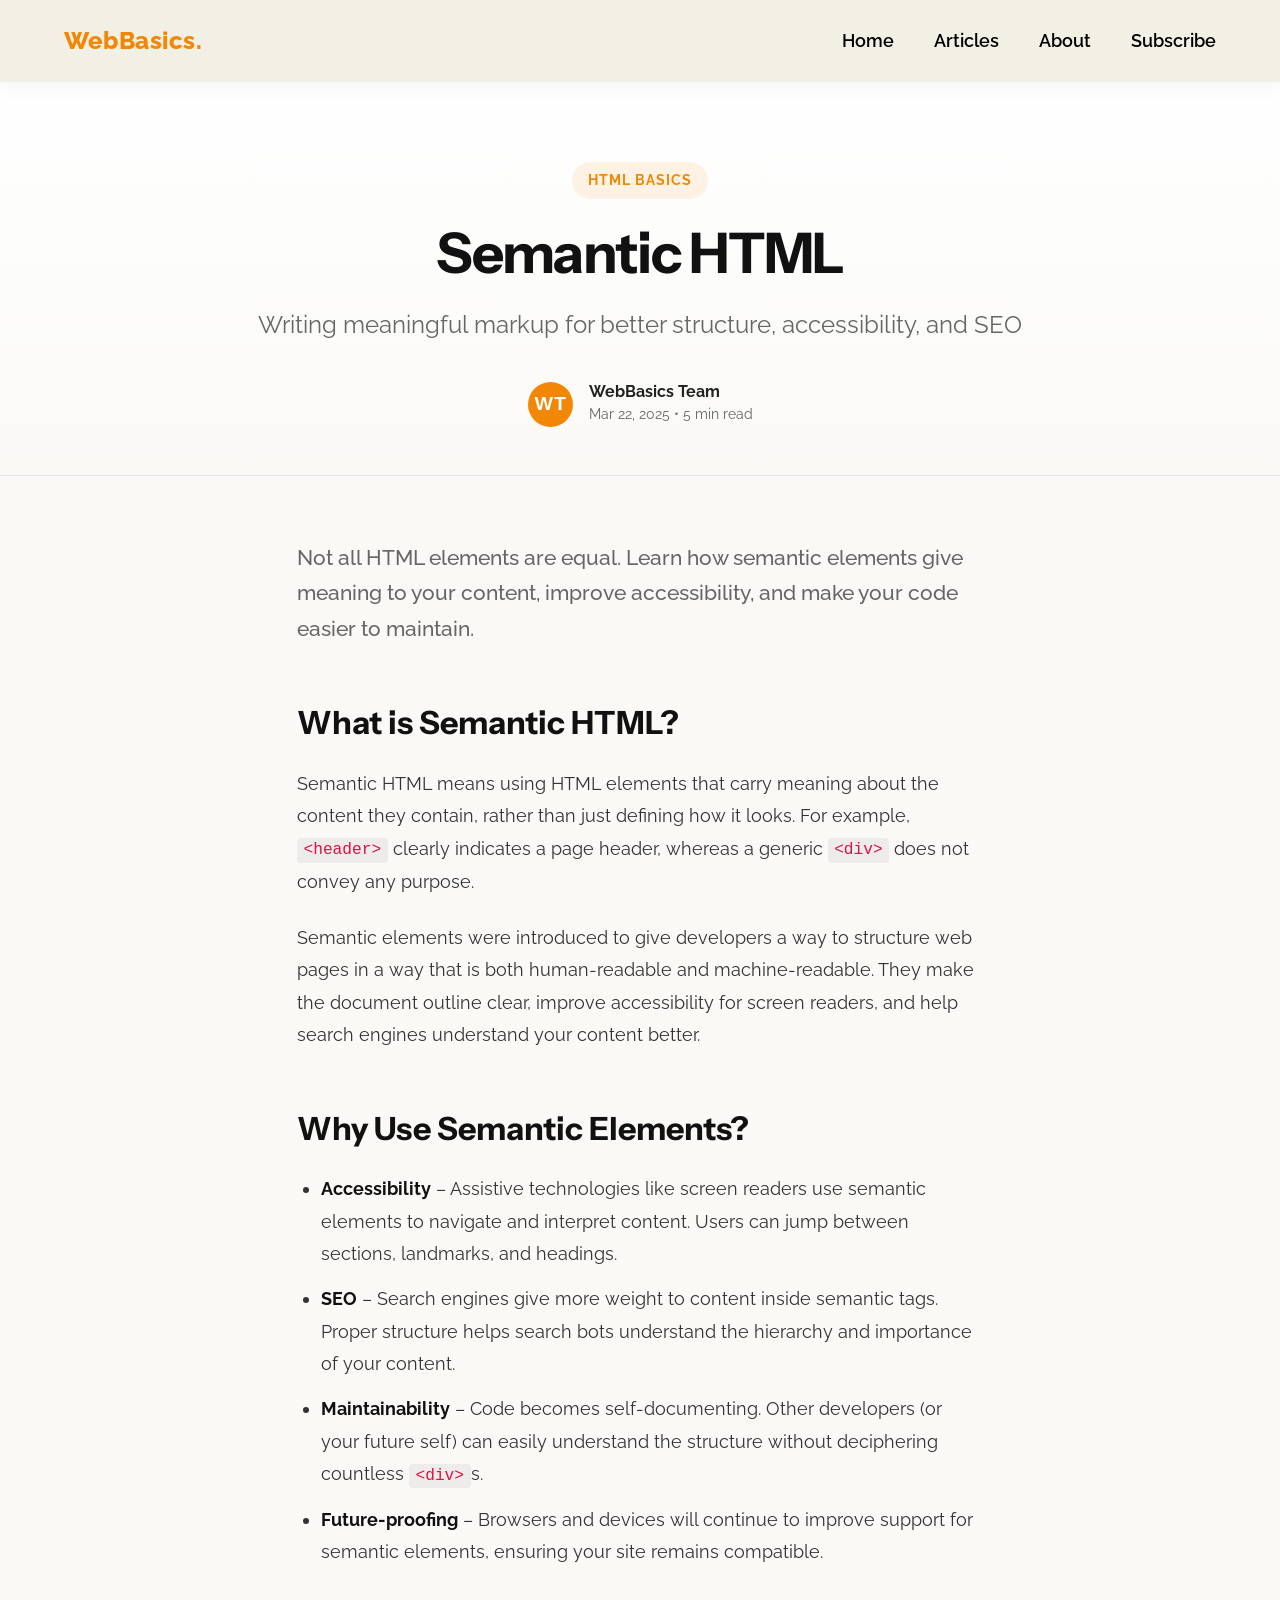
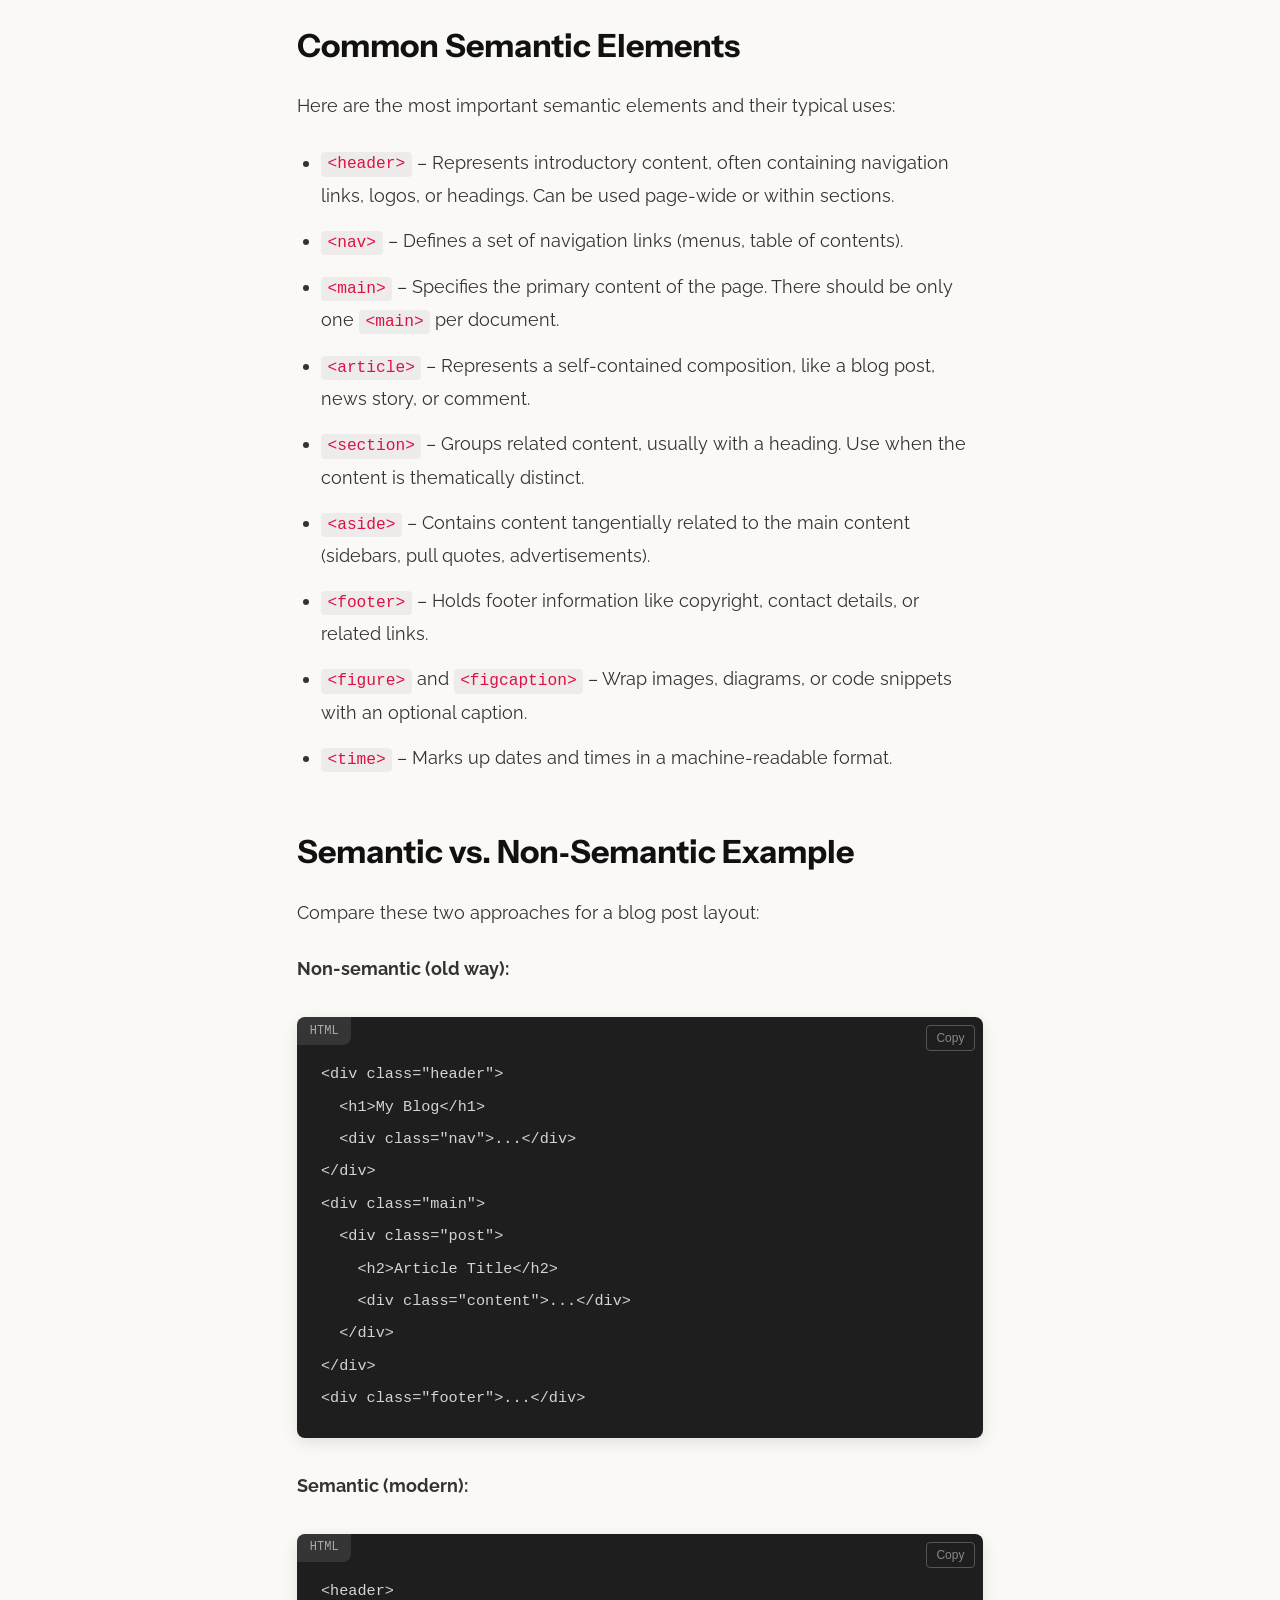
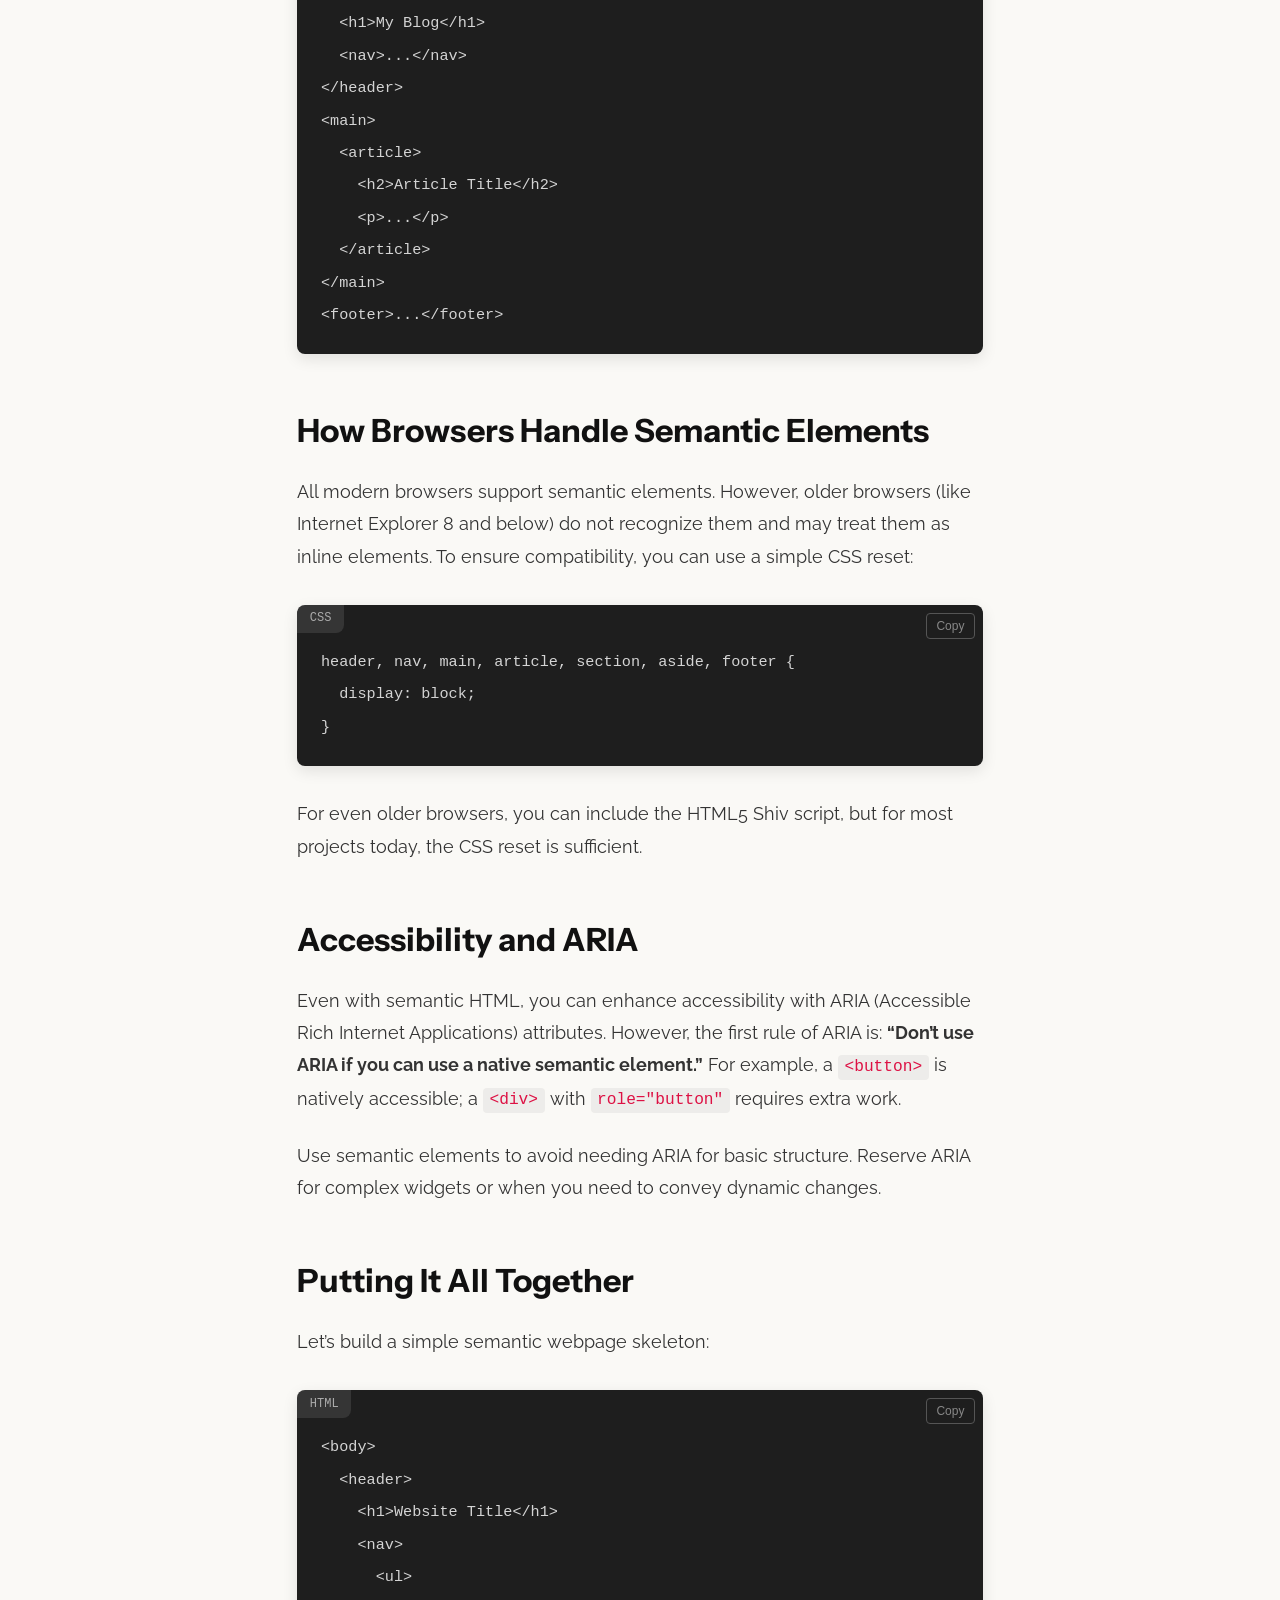
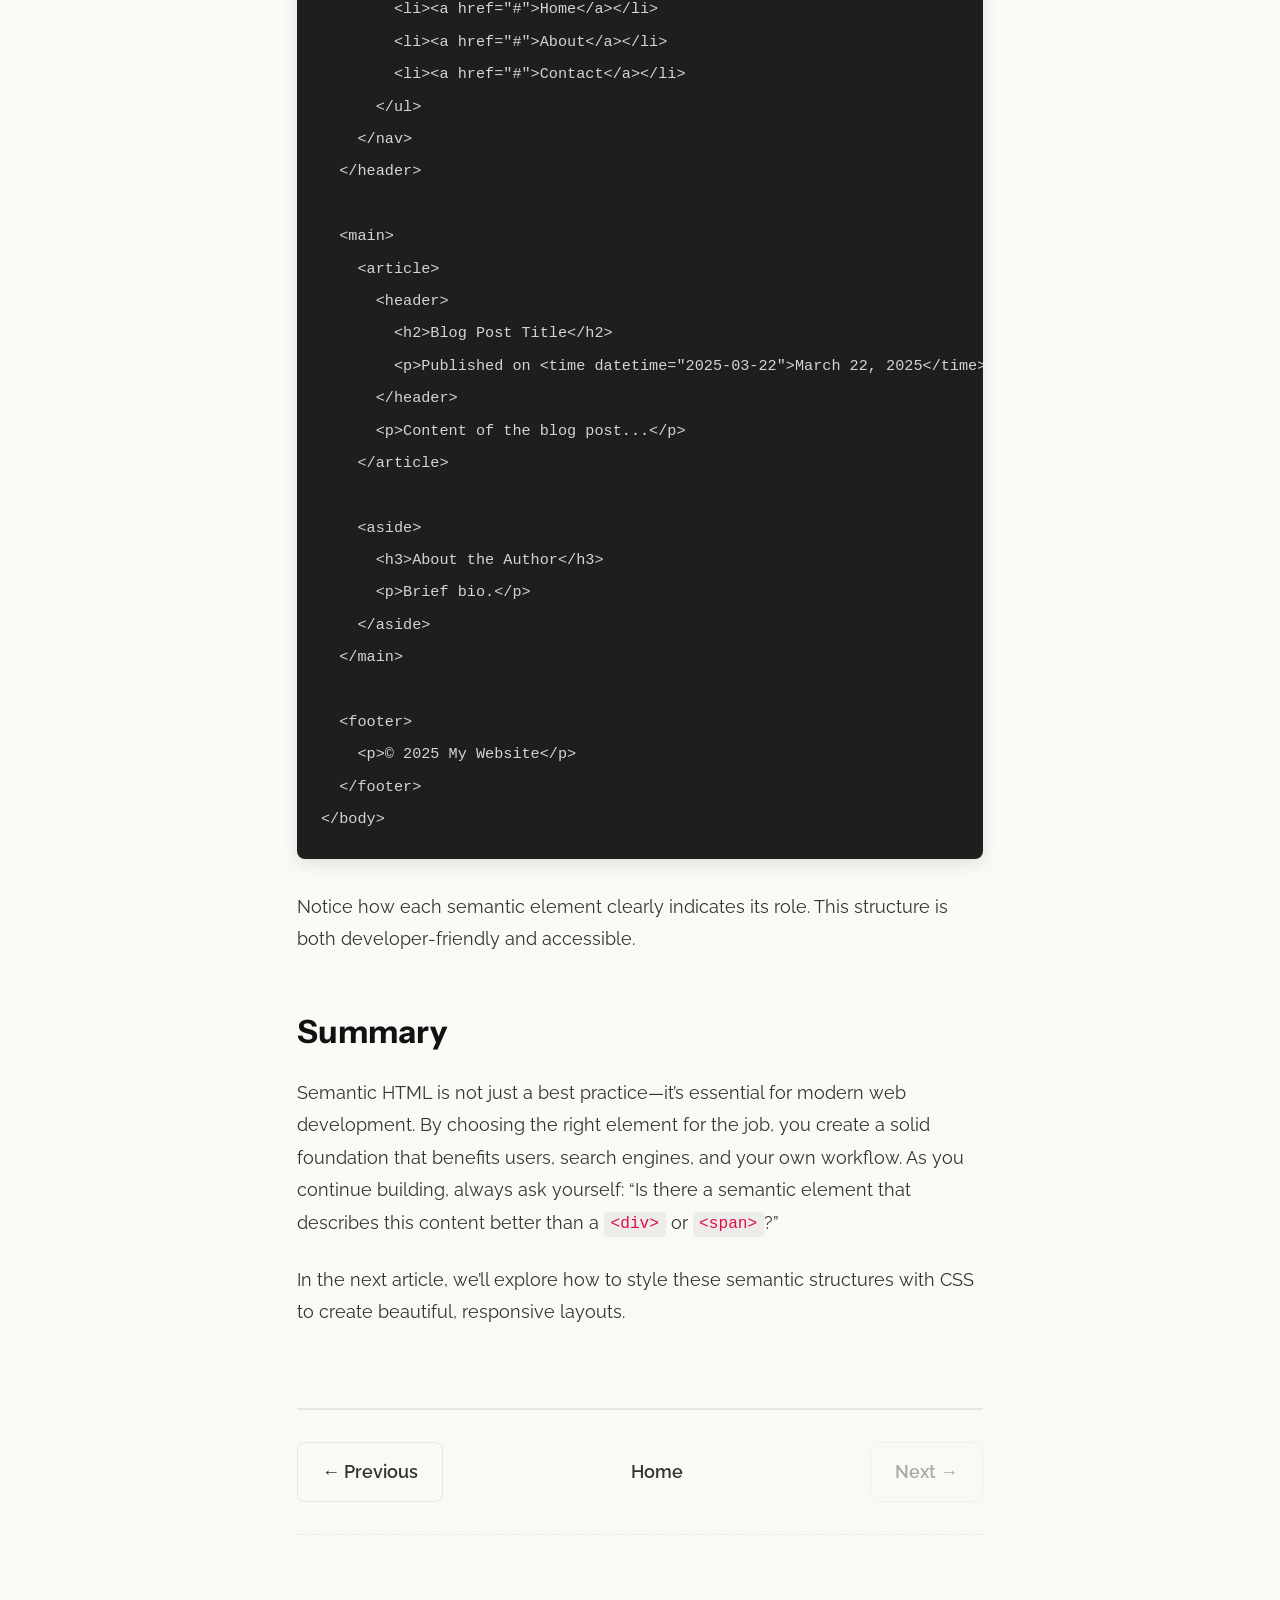
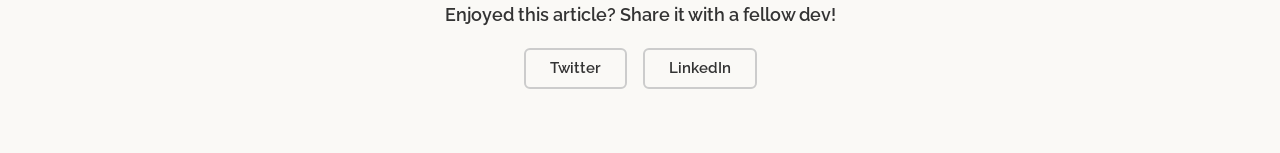
<file: pages/3/page3.html>
<!DOCTYPE html>
<html lang="en">
<head>
  <meta charset="UTF-8">
  <meta name="viewport" content="width=device-width, initial-scale=1.0">
  <title>Semantic HTML | WebBasics</title>
  <link rel="stylesheet" href="style.css">
</head>
<body>
  <!-- Reading Progress Bar -->
  <div class="progress-container">
    <div class="progress-bar" id="myBar"></div>
  </div>

  <nav class="navbar">
    <div class="logo"><a href="../../index.html">WebBasics.</a></div>
    <ul class="navbarlist">
      <li><a href="../../index.html">Home</a></li>
      <li><a href="#">Articles</a></li>
      <li><a href="#">About</a></li>
      <li><a href="#">Subscribe</a></li>
    </ul>
  </nav>

  <header class="blog-header">
    <div class="header-content">
      <span class="category-badge">HTML Basics</span>
      <h1 class="blog-title">Semantic HTML</h1>
      <p class="blog-subtitle">Writing meaningful markup for better structure, accessibility, and SEO</p>
      
      <div class="blog-meta">
        <div class="author-avatar">WT</div>
        <div class="author-info">
          <span class="author-name">WebBasics Team</span>
          <span class="post-date">Mar 22, 2025 • <span id="reading-time">5 min read</span></span>
        </div>
      </div>
    </div>
  </header>

  <main class="blog-container">
    <article class="blog-content">
      <p class="lead-excerpt">Not all HTML elements are equal. Learn how semantic elements give meaning to your content, improve accessibility, and make your code easier to maintain.</p>

      <h2>What is Semantic HTML?</h2>
      <p>Semantic HTML means using HTML elements that carry meaning about the content they contain, rather than just defining how it looks. For example, <code>&lt;header&gt;</code> clearly indicates a page header, whereas a generic <code>&lt;div&gt;</code> does not convey any purpose.</p>
      <p>Semantic elements were introduced to give developers a way to structure web pages in a way that is both human‑readable and machine‑readable. They make the document outline clear, improve accessibility for screen readers, and help search engines understand your content better.</p>

      <h2>Why Use Semantic Elements?</h2>
      <ul>
        <li><strong>Accessibility</strong> – Assistive technologies like screen readers use semantic elements to navigate and interpret content. Users can jump between sections, landmarks, and headings.</li>
        <li><strong>SEO</strong> – Search engines give more weight to content inside semantic tags. Proper structure helps search bots understand the hierarchy and importance of your content.</li>
        <li><strong>Maintainability</strong> – Code becomes self‑documenting. Other developers (or your future self) can easily understand the structure without deciphering countless <code>&lt;div&gt;</code>s.</li>
        <li><strong>Future‑proofing</strong> – Browsers and devices will continue to improve support for semantic elements, ensuring your site remains compatible.</li>
      </ul>

      <h2>Common Semantic Elements</h2>
      <p>Here are the most important semantic elements and their typical uses:</p>
      <ul>
        <li><code>&lt;header&gt;</code> – Represents introductory content, often containing navigation links, logos, or headings. Can be used page‑wide or within sections.</li>
        <li><code>&lt;nav&gt;</code> – Defines a set of navigation links (menus, table of contents).</li>
        <li><code>&lt;main&gt;</code> – Specifies the primary content of the page. There should be only one <code>&lt;main&gt;</code> per document.</li>
        <li><code>&lt;article&gt;</code> – Represents a self‑contained composition, like a blog post, news story, or comment.</li>
        <li><code>&lt;section&gt;</code> – Groups related content, usually with a heading. Use when the content is thematically distinct.</li>
        <li><code>&lt;aside&gt;</code> – Contains content tangentially related to the main content (sidebars, pull quotes, advertisements).</li>
        <li><code>&lt;footer&gt;</code> – Holds footer information like copyright, contact details, or related links.</li>
        <li><code>&lt;figure&gt;</code> and <code>&lt;figcaption&gt;</code> – Wrap images, diagrams, or code snippets with an optional caption.</li>
        <li><code>&lt;time&gt;</code> – Marks up dates and times in a machine‑readable format.</li>
      </ul>

      <h2>Semantic vs. Non‑Semantic Example</h2>
      <p>Compare these two approaches for a blog post layout:</p>
      <p><strong>Non‑semantic (old way):</strong></p>
      <div class="code-wrapper" data-language="html">
<pre><code>&lt;div class="header"&gt;
  &lt;h1&gt;My Blog&lt;/h1&gt;
  &lt;div class="nav"&gt;...&lt;/div&gt;
&lt;/div&gt;
&lt;div class="main"&gt;
  &lt;div class="post"&gt;
    &lt;h2&gt;Article Title&lt;/h2&gt;
    &lt;div class="content"&gt;...&lt;/div&gt;
  &lt;/div&gt;
&lt;/div&gt;
&lt;div class="footer"&gt;...&lt;/div&gt;</code></pre>
      </div>

      <p><strong>Semantic (modern):</strong></p>
      <div class="code-wrapper" data-language="html">
<pre><code>&lt;header&gt;
  &lt;h1&gt;My Blog&lt;/h1&gt;
  &lt;nav&gt;...&lt;/nav&gt;
&lt;/header&gt;
&lt;main&gt;
  &lt;article&gt;
    &lt;h2&gt;Article Title&lt;/h2&gt;
    &lt;p&gt;...&lt;/p&gt;
  &lt;/article&gt;
&lt;/main&gt;
&lt;footer&gt;...&lt;/footer&gt;</code></pre>
      </div>

      <h2>How Browsers Handle Semantic Elements</h2>
      <p>All modern browsers support semantic elements. However, older browsers (like Internet Explorer 8 and below) do not recognize them and may treat them as inline elements. To ensure compatibility, you can use a simple CSS reset:</p>
      <div class="code-wrapper" data-language="css">
<pre><code>header, nav, main, article, section, aside, footer {
  display: block;
}</code></pre>
      </div>
      <p>For even older browsers, you can include the HTML5 Shiv script, but for most projects today, the CSS reset is sufficient.</p>

      <h2>Accessibility and ARIA</h2>
      <p>Even with semantic HTML, you can enhance accessibility with ARIA (Accessible Rich Internet Applications) attributes. However, the first rule of ARIA is: <strong>“Don’t use ARIA if you can use a native semantic element.”</strong> For example, a <code>&lt;button&gt;</code> is natively accessible; a <code>&lt;div&gt;</code> with <code>role="button"</code> requires extra work.</p>
      <p>Use semantic elements to avoid needing ARIA for basic structure. Reserve ARIA for complex widgets or when you need to convey dynamic changes.</p>

      <h2>Putting It All Together</h2>
      <p>Let’s build a simple semantic webpage skeleton:</p>
      <div class="code-wrapper" data-language="html">
<pre><code>&lt;body&gt;
  &lt;header&gt;
    &lt;h1&gt;Website Title&lt;/h1&gt;
    &lt;nav&gt;
      &lt;ul&gt;
        &lt;li&gt;&lt;a href="#"&gt;Home&lt;/a&gt;&lt;/li&gt;
        &lt;li&gt;&lt;a href="#"&gt;About&lt;/a&gt;&lt;/li&gt;
        &lt;li&gt;&lt;a href="#"&gt;Contact&lt;/a&gt;&lt;/li&gt;
      &lt;/ul&gt;
    &lt;/nav&gt;
  &lt;/header&gt;

  &lt;main&gt;
    &lt;article&gt;
      &lt;header&gt;
        &lt;h2&gt;Blog Post Title&lt;/h2&gt;
        &lt;p&gt;Published on &lt;time datetime="2025-03-22"&gt;March 22, 2025&lt;/time&gt;&lt;/p&gt;
      &lt;/header&gt;
      &lt;p&gt;Content of the blog post...&lt;/p&gt;
    &lt;/article&gt;

    &lt;aside&gt;
      &lt;h3&gt;About the Author&lt;/h3&gt;
      &lt;p&gt;Brief bio.&lt;/p&gt;
    &lt;/aside&gt;
  &lt;/main&gt;

  &lt;footer&gt;
    &lt;p&gt;&copy; 2025 My Website&lt;/p&gt;
  &lt;/footer&gt;
&lt;/body&gt;</code></pre>
      </div>
      <p>Notice how each semantic element clearly indicates its role. This structure is both developer‑friendly and accessible.</p>

      <h2>Summary</h2>
      <p>Semantic HTML is not just a best practice—it’s essential for modern web development. By choosing the right element for the job, you create a solid foundation that benefits users, search engines, and your own workflow. As you continue building, always ask yourself: “Is there a semantic element that describes this content better than a <code>&lt;div&gt;</code> or <code>&lt;span&gt;</code>?”</p>
      <p>In the next article, we’ll explore how to style these semantic structures with CSS to create beautiful, responsive layouts.</p>
    </article>

    <div class="blog-footer">
      <div class="article-navigation">
        <a href="../2/page2.html" class="nav-btn prev-btn">← Previous</a>
        <a href="../../index.html" class="nav-btn home-btn">Home</a>
        <a href="../../index.html#articles" class="nav-btn next-btn disabled">Next →</a>
      </div>
      <p>Enjoyed this article? Share it with a fellow dev!</p>
      <div class="share-buttons">
        <button class="btn btn-secondary">Twitter</button>
        <button class="btn btn-secondary">LinkedIn</button>
      </div>
    </div>
  </main>

  <script src="script.js"></script>
</body>
</html>
</file>
<file: style.css>
/* Raleway */
@import url('https://fonts.googleapis.com/css2?family=Instrument+Sans:ital,wght@0,400..700;1,400..700&family=Inter:ital,opsz,wght@0,14..32,100..900;1,14..32,100..900&family=Raleway:ital,wght@0,100..900;1,100..900&display=swap');

*{
  margin: 0%;
  padding: 0%;
  box-sizing: border-box;
  font-family: "Raleway", sans-serif;
}

html {
  scroll-behavior: smooth;
}

.navbar {
  background-color: rgba(242, 240, 228, 0.95); /* Pro translucent background */
  padding: 1.2rem 4rem;
  display: flex;
  justify-content: space-between;
  align-items: center;
  box-shadow: 0 4px 20px rgba(0, 0, 0, 0.05); /* Pro subtle shadow */
  position: sticky;
  top: 0;
  z-index: 1000;
  backdrop-filter: blur(10px); /* Modern blur effect */
}

.logo {
  font-size: 1.5rem;
  font-weight: 800;
  color: #F28705;
  letter-spacing: 0.5px;
  cursor: pointer;
}

.logo a{
  color: inherit;
  text-decoration: none;
}

.navbarlist {
  list-style-type: none;
  display: flex;
  gap: 2.5rem;
  align-items: center;
}

.navbarlist li a {
  text-decoration: none;
  font-weight: 600;
  color: #000000; /* Darker default text for readability */
  transition: color 0.3s ease;
  position: relative;
  padding: 0.5rem 0;
}

/* Pro animated underline hover effect */
.navbarlist li a::after {
  content: '';
  position: absolute;
  width: 0;
  height: 2px;
  bottom: 0;
  left: 0;
  background-color: #F28705;
  transition: width 0.3s ease;
}

.navbarlist li a:hover {
  color: #F28705;
}

.navbarlist li a:hover::after {
  width: 100%;
}

/* Hamburger Menu */
.hamburger {
  display: none;
  flex-direction: column;
  cursor: pointer;
  gap: 5px;
  z-index: 1001;
}

.hamburger .bar {
  width: 25px;
  height: 3px;
  background-color: #111;
  transition: all 0.3s ease-in-out;
  border-radius: 2px;
}

.hamburger.active .bar:nth-child(1) {
  transform: translateY(8px) rotate(45deg);
}

.hamburger.active .bar:nth-child(2) {
  opacity: 0;
}

.hamburger.active .bar:nth-child(3) {
  transform: translateY(-8px) rotate(-45deg);
}

.hero-section {
  display: grid;
  grid-template-columns: 1fr 1fr;
  align-items: center;
  gap: 4rem;
  padding: 4rem 2rem;
  margin: 0 auto;
  max-width: 1200px;
  min-height: calc(100vh - 80px); /* Centers vertically taking up rest of the viewport */
  animation: fadeIn 1s ease-out;
}

.hero-content {
  display: flex;
  flex-direction: column;
  align-items: flex-start;
  text-align: left;
  gap: 1.5rem;
}

.hero-image {
  width: 100%;
  display: flex;
  justify-content: center;
  align-items: center;
}

.hero-image img {
  width: 100%;
  max-width: 500px;
  height: auto;
}

.hero-title {
  font-size: 3.5rem;
  font-weight: 800;
  color: #111;
  line-height: 1.2;
  letter-spacing: -0.02em;
}

.highlight {
  color: #F24405;
  position: relative;
  display: inline-block;
}

.highlight::after {
  content: '';
  position: absolute;
  width: 100%;
  height: 12px;
  bottom: 8px;
  left: 0;
  background-color: rgba(242, 68, 5, 0.2);
  z-index: -1;
  transform: skewX(-15deg);
}

.hero-subtitle {
  font-size: 1.25rem;
  font-weight: 500;
  color: #444;
  max-width: 800px;
  line-height: 1.6;
}

.hero-text {
  font-size: 1.1rem;
  color: #666;
  max-width: 600px;
  line-height: 1.6;
}

.hero-buttons {
  display: flex;
  gap: 1rem;
  margin-top: 1rem;
}

.btn {
  text-decoration: none;
  padding: 0.8rem 1.8rem;
  font-size: 1rem;
  font-weight: 600;
  border-radius: 8px;
  transition: all 0.3s ease;
  cursor: pointer;
}

.btn-primary {
  background-color: #F28705;
  color: #fff;
  box-shadow: 0 4px 15px rgba(242, 135, 5, 0.3);
}

.btn-primary:hover {
  background-color: #d97704;
  transform: translateY(-2px);
  box-shadow: 0 6px 20px rgba(242, 135, 5, 0.4);
}

.btn-secondary {
  background-color: transparent;
  color: #333;
  border: 2px solid #ccc;
}

.btn-secondary:hover {
  border-color: #F28705;
  color: #F28705;
  transform: translateY(-2px);
}

/* Article Grid Section */
.article-section-container {
  min-height: calc(100vh - 80px); /* Gives it the full screen height minus navbar */
  display: flex;
  flex-direction: column;
  justify-content: center;
  align-items: center;
  padding: 4rem 2rem;
  scroll-margin-top: 80px; /* Accounts for the sticky navbar when scrolling to the anchor */
}

.article-section-header {
  text-align: center;
  margin-bottom: 3rem;
}

.article-section-header h2 {
  font-family: 'Instrument Sans', sans-serif;
  font-size: 3rem;
  color: #111;
  margin-bottom: 0.5rem;
  letter-spacing: -0.02em;
}

.article-section-header p {
  font-size: 1.25rem;
  color: #666;
  font-style: italic;
  font-weight: 500;
}

.article-grid {
  display: grid;
  grid-template-columns: repeat(auto-fit, minmax(300px, 1fr));
  gap: 2rem;
  max-width: 1200px;
  width: 100%;
  margin: 0 auto;
}

.article-card {
  background-color: #fff;
  border-radius: 12px;
  padding: 2.5rem 2rem;
  box-shadow: 0 4px 20px rgba(0, 0, 0, 0.05);
  transition: all 0.3s ease;
  position: relative;
  overflow: hidden;
  border-top: 4px solid transparent;
}

.article-card:hover {
  transform: translateY(-10px);
  box-shadow: 0 8px 30px rgba(0, 0, 0, 0.1);
  border-top: 4px solid #F28705;
}

.article-number {
  font-size: 3rem;
  font-weight: 800;
  color: rgba(242, 135, 5, 0.15); /* Light orange for watermark look */
  position: absolute;
  top: 10px;
  right: 20px;
  font-family: 'Instrument Sans', sans-serif;
}

.article-title {
  font-size: 1.5rem;
  font-weight: 700;
  color: #333;
  margin-bottom: 1rem;
  margin-top: 0.5rem;
}

.article-desc {
  color: #666;
  line-height: 1.6;
  margin-bottom: 1.5rem;
  font-size: 1.05rem;
}

.read-more {
  text-decoration: none;
  color: #F28705;
  font-weight: 600;
  display: inline-flex;
  align-items: center;
  transition: gap 0.3s ease;
  gap: 5px;
}

.read-more:hover {
  gap: 10px;
  color: #d97704;
}

@keyframes fadeIn {
  from {
    opacity: 0;
    transform: translateY(20px);
  }
  to {
    opacity: 1;
    transform: translateY(0);
  }
}

/* About Section */
.about-section {
  padding: 8rem 2rem;
  background-color: #111;
  color: #fff;
  display: flex;
  justify-content: center;
  align-items: center;
  scroll-margin-top: 80px;
}

.about-container {
  max-width: 1200px;
  margin: 0 auto;
  text-align: center;
}

.about-title {
  font-size: 1.1rem;
  text-transform: uppercase;
  letter-spacing: 3px;
  color: #F24405;
  margin-bottom: 1.5rem;
  font-weight: 600;
}

.about-subtitle {
  font-size: 3.5rem;
  font-weight: 800;
  margin-bottom: 2rem;
  line-height: 1.2;
  letter-spacing: -0.02em;
}

.about-text {
  font-size: 1.25rem;
  color: #aaa;
  max-width: 800px;
  margin: 0 auto 4rem auto;
  line-height: 1.8;
}

.about-text .highlight-text {
  color: #fff;
  font-weight: 500;
  border-bottom: 2px solid #F24405;
}

.about-features {
  display: grid;
  grid-template-columns: repeat(3, 1fr);
  gap: 2rem;
  margin-top: 2rem;
}

.feature-card {
  background: rgba(255, 255, 255, 0.03);
  border: 1px solid rgba(255, 255, 255, 0.08);
  padding: 3rem 2.5rem;
  border-radius: 16px;
  text-align: left;
  transition: all 0.3s ease;
}

.feature-card:hover {
  transform: translateY(-8px);
  background: rgba(255, 255, 255, 0.06);
  border-color: rgba(255, 255, 255, 0.15);
  box-shadow: 0 15px 30px rgba(0, 0, 0, 0.2);
}

.feature-card h4 {
  font-size: 1.5rem;
  margin-bottom: 1rem;
  color: #fff;
  font-weight: 600;
}

.feature-card p {
  font-size: 1.05rem;
  color: #999;
  line-height: 1.6;
}

/* Comment Section */
.comment-section {
  background-color: #faf9f6;
  padding: 5rem 2rem;
  border-top: 1px solid #eee;
}

.comment-container {
  max-width: 1000px;
  margin: 0 auto;
}

.comment-header {
  text-align: center;
  margin-bottom: 3rem;
}

.comment-header h2 {
  font-family: 'Instrument Sans', sans-serif;
  font-size: 3rem;
  color: #111;
  margin-bottom: 0.5rem;
  letter-spacing: -0.02em;
}

.comment-header p {
  font-size: 1.25rem;
  color: #666;
  font-style: italic;
  font-weight: 500;
}

.comment-image {
  display: flex;
  justify-content: center;
  align-items: center;
}

.comment-image img {
  width: 100%;
  max-width: 800px;
  height: auto;
}

.comments-grid {
  display: grid;
  grid-template-columns: repeat(auto-fit, minmax(300px, 1fr));
  gap: 1.5rem;
  margin-bottom: 4rem;
}

.comment-card {
  background: #fff;
  padding: 2rem;
  border-radius: 12px;
  box-shadow: 0 4px 15px rgba(0, 0, 0, 0.03);
  transition: transform 0.3s ease;
  border: 1px solid #eaeaea;
}

.comment-card:hover {
  transform: translateY(-5px);
  box-shadow: 0 8px 25px rgba(0, 0, 0, 0.08);
}

.comment-meta {
  display: flex;
  align-items: center;
  gap: 1rem;
  margin-bottom: 1rem;
}

.comment-avatar {
  background-color: #F28705;
  color: #fff;
  width: 40px;
  height: 40px;
  border-radius: 50%;
  display: flex;
  align-items: center;
  justify-content: center;
  font-weight: bold;
  font-family: 'Instrument Sans', sans-serif;
}

.comment-author-info {
  display: flex;
  flex-direction: column;
}

.comment-author-name {
  font-weight: 700;
  color: #333;
  font-size: 1rem;
}

.comment-date {
  font-size: 0.8rem;
  color: #888;
}

.comment-body {
  color: #555;
  line-height: 1.6;
  font-size: 0.95rem;
}

.comment-bottom-wrapper {
  display: grid;
  grid-template-columns: 1fr 1fr;
  align-items: center;
  gap: 3rem;
  margin-top: 4rem;
}

.comment-form-container {
  background: #fff;
  padding: 2.5rem 2rem;
  border-radius: 12px;
  box-shadow: 0 10px 30px rgba(0,0,0,0.06);
  width: 100%;
  border: 1px solid rgba(0,0,0,0.04);
}

.comment-form-container h3 {
  font-size: 1.5rem;
  margin-bottom: 1.5rem;
  font-family: 'Instrument Sans', sans-serif;
  color: #111;
  text-align: left;
  letter-spacing: -0.01em;
}

.comment-form {
  display: flex;
  flex-direction: column;
  gap: 1.2rem;
}

.form-group {
  display: flex;
  flex-direction: column;
  gap: 0.4rem;
}

.form-group label {
  font-weight: 500;
  color: #555;
  font-size: 0.85rem;
  text-transform: none;
  letter-spacing: normal;
}

.form-group input, 
.form-group textarea {
  padding: 0.8rem 1rem;
  border: 1px solid #ddd;
  border-radius: 8px;
  font-family: 'Raleway', sans-serif;
  font-size: 0.95rem;
  transition: all 0.3s ease;
  background-color: #faf9f6;
  color: #333;
}

.form-group input::placeholder,
.form-group textarea::placeholder {
  color: #aaa;
}

.form-group input:focus, 
.form-group textarea:focus {
  outline: none;
  border-color: #111;
  background-color: #fff;
  box-shadow: 0 8px 20px rgba(0, 0, 0, 0.05);
  transform: translateY(-2px);
}

.comment-form .btn {
  align-self: flex-start;
  margin-top: 0.5rem;
  padding: 0.8rem 1.8rem;
  font-size: 0.95rem;
  border-radius: 8px;
}

/* Responsive adjustments */
@media (max-width: 768px) {
  .hero-section {
    grid-template-columns: 1fr;
    text-align: center;
    gap: 2rem;
  }
  .hero-content {
    align-items: center;
    text-align: center;
  }
  .hero-title {
    font-size: 2.5rem;
  }
  .hero-subtitle {
    font-size: 1.1rem;
  }
  .hero-buttons {
    flex-direction: column;
    width: 100%;
    max-width: 300px;
  }
  .btn {
    width: 100%;
    text-align: center;
  }

  .article-section-header h2,
  .comment-header h2 {
    font-size: 2.2rem;
  }
  
  .article-grid {
    grid-template-columns: 1fr;
    padding: 2rem 1.5rem;
  }
  
  .about-subtitle {
    font-size: 2.5rem;
  }
  
  .about-text {
    font-size: 1.1rem;
    margin-bottom: 2rem;
  }
  
  .about-features {
    grid-template-columns: 1fr;
  }
  
  .about-section {
    padding: 4rem 1.5rem;
  }
  
  .comment-bottom-wrapper {
    grid-template-columns: 1fr;
    gap: 2rem;
  }
}

/* Global Footer */
.site-footer {
  background-color: #111;
  color: #fff;
  padding: 2rem;
  margin-top: auto;
  border-top: 4px solid #F28705;
}

.footer-content {
  max-width: 1200px;
  margin: 0 auto;
  display: flex;
  justify-content: space-between;
  align-items: center;
  flex-wrap: wrap;
  gap: 1rem;
}

.footer-content p {
  font-family: 'Instrument Sans', sans-serif;
  color: #aaa;
  font-size: 0.95rem;
  margin: 0;
}

.footer-links {
  display: flex;
  gap: 1.5rem;
}

.footer-links a {
  color: #aaa;
  text-decoration: none;
  font-size: 0.9rem;
  transition: color 0.3s ease;
}

.footer-links a:hover {
  color: #F28705;
}

@media (max-width: 600px) {
  .footer-content {
    flex-direction: column;
    text-align: center;
  }

  #review-svg {
    display: none;
  }
}

@media (max-width: 600px) {
  .navbar {
    padding: 1rem;
  }
  
  .hamburger {
    display: flex;
  }

  .navbarlist {
    position: absolute;
    top: 100%;
    left: 0;
    right: 0;
    background-color: #F2F0E4;
    flex-direction: column;
    gap: 0;
    text-align: center;
    overflow: hidden;
    max-height: 0;
    transition: max-height 0.3s ease-in-out;
    box-shadow: 0 4px 10px rgba(0,0,0,0.1);
  }

  .navbarlist.active {
    max-height: 300px;
  }

  .navbarlist li {
    padding: 1rem 0;
    width: 100%;
    border-top: 1px solid rgba(0,0,0,0.05);
  }

  .logo {
    font-size: 1.25rem;
  }

  .hero-title {
    font-size: 2rem;
  }
  
  .hero-subtitle {
    font-size: 1rem;
  }
  
  .hero-section {
    padding: 2.5rem 1rem;
  }

  .article-section-header h2,
  .comment-header h2 {
    font-size: 1.8rem;
  }

  .about-subtitle {
    font-size: 2rem;
  }
}
</file>
<file: teammate/style.css>
/* We rely heavily on the main style.css to bring in the .about-section, .about-container, .feature-card styles.
   We just need small overrides here for the team specific components like avatars and badges */
/* Sora */
@import url('https://fonts.googleapis.com/css2?family=Instrument+Sans:ital,wght@0,400..700;1,400..700&family=Inter:ital,opsz,wght@0,14..32,100..900;1,14..32,100..900&family=Raleway:ital,wght@0,100..900;1,100..900&family=Sora:wght@100..800&display=swap');

body {
  background-color: #111; /* Match the dark theme backing for the rest of the page if it's over-scrolled */
}

.navbar{
  font-family: 'Raleway', 'Sora', sans-serif;
}

/* Override font for this page */
.about-section {
  font-family: 'Sora', 'Raleway', sans-serif;
}

/* Pro Header Styling overrides */
.text-center-header .team-header-content {
  text-align: center;
}

.team-header-content {
  margin-bottom: 5rem;
}

.about-title {
  font-size: 1.1rem !important;
  letter-spacing: 3px !important;
  color: #F24405 !important;
  text-transform: uppercase;
  margin-bottom: 1.5rem !important;
  display: inline-block;
  padding: 0.5rem 1.5rem;
  background: rgba(242, 68, 5, 0.1);
  border-radius: 50px;
  border: 1px solid rgba(242, 68, 5, 0.2);
  backdrop-filter: blur(5px);
  font-weight: 700 !important;
}

.about-subtitle {
  font-size: 3.5rem !important;
  font-weight: 800 !important;
  margin-bottom: 0 !important;
  line-height: 1.1 !important;
  background: linear-gradient(135deg, #ffffff 0%, #888888 100%);
  -webkit-background-clip: text;
  -webkit-text-fill-color: transparent;
  background-clip: text;
  letter-spacing: -2px !important;
  max-width: 900px;
  margin-left: auto;
  margin-right: auto;
}

.team-divider {
  display: flex;
  align-items: center;
  text-align: center;
  margin: 4rem 0 3rem 0;
  color: rgba(255, 255, 255, 0.4);
}

.team-divider::before,
.team-divider::after {
  content: '';
  flex: 1;
  border-bottom: 1px solid rgba(255, 255, 255, 0.1);
}

.team-divider span {
  padding: 0 2rem;
  font-size: 1.2rem;
  text-transform: uppercase;
  letter-spacing: 4px;
  font-weight: 600;
  color: #fff;
}

/* Specific to the team grid to ensure it wraps correctly */
.team-grid {
  display: grid;
  grid-template-columns: repeat(3, 1fr);
  gap: 2rem;
  margin-top: 4rem;
}

.team-card {
  text-align: left;
  display: flex;
  flex-direction: column;
  position: relative;
  overflow: hidden;
  padding: 3rem 2.5rem;
  background: linear-gradient(145deg, rgba(255, 255, 255, 0.05) 0%, rgba(255, 255, 255, 0.01) 100%);
  border: 1px solid rgba(255, 255, 255, 0.08);
  border-radius: 20px;
  box-shadow: 0 10px 40px rgba(0, 0, 0, 0.15);
  transition: all 0.4s cubic-bezier(0.175, 0.885, 0.32, 1.275);
}

.team-card:hover {
  transform: translateY(-10px) scale(1.02);
  border-color: rgba(242, 68, 5, 0.3);
  box-shadow: 0 20px 50px rgba(242, 68, 5, 0.15);
}

.team-number {
  font-size: 8rem;
  font-weight: 800;
  color: rgba(242, 68, 5, 0.04); /* Adjusted opacity for the ultra-large watermark */
  position: absolute;
  top: -20px;
  left: -5px;
  font-family: 'Instrument Sans', 'Sora', sans-serif;
  z-index: 0;
  line-height: 1;
  pointer-events: none;
  transition: all 0.4s ease;
}

.team-card:hover .team-number {
  color: rgba(242, 68, 5, 0.08);
  transform: scale(1.05) rotate(-5deg);
}

.team-card-inner {
  position: relative;
  z-index: 1; /* Ensures text stays above the watermark number */
  display: flex;
  flex-direction: column;
  gap: 1.5rem;
  height: 100%;
}

.pro-avatar {
  width: 65px;
  height: 65px;
  border-radius: 18px;
  background: linear-gradient(135deg, #F24405, #ff8a00);
  padding: 2px;
  box-shadow: 0 8px 20px rgba(242, 68, 5, 0.25);
  margin-bottom: 0.5rem;
}

.pro-avatar-inner {
  background-color: #1a1a1a;
  width: 100%;
  height: 100%;
  border-radius: 16px;
  display: flex;
  align-items: center;
  justify-content: center;
  font-size: 1.4rem;
  font-weight: 700;
  color: #fff;
  letter-spacing: 1px;
}

.card-info {
  display: flex;
  flex-direction: column;
  gap: 0.25rem;
}

.card-info h2 {
  font-size: 1.6rem;
  color: #f8f8f8;
  margin: 0;
  font-weight: 700;
  letter-spacing: -0.5px;
}

.card-info .role {
  color: #F24405;
  font-size: 0.85rem;
  text-transform: uppercase;
  letter-spacing: 2px;
  font-weight: 700;
  margin-bottom: 0.3rem;
}

.badge {
  display: inline-flex;
  align-items: center;
  align-self: flex-start;
  background-color: rgba(242, 68, 5, 0.1);
  border: 1px solid rgba(242, 68, 5, 0.2);
  color: #ccc;
  padding: 0.4rem 0.8rem;
  border-radius: 8px;
  font-size: 0.85rem;
  font-family: 'Instrument Sans', monospace;
  font-weight: 500;
  margin-top: 1rem;
}

.badge .id-icon {
  color: #F24405;
  font-style: normal;
  margin-right: 6px;
  font-weight: 800;
}

/* --- Mobile Responsiveness --- */
@media (max-width: 600px) {
  .about-subtitle {
    font-size: 2.5rem !important; /* Scale down giant title for mobile */
    line-height: 1.2 !important;
  }

  .team-grid {
    grid-template-columns: 1fr; /* Switch to a 1-column layout on mobile */
    margin-top: 2rem;
  }

  .team-card {
    padding: 2rem 1.5rem; /* Slightly less padding on small screens */
  }

  .team-divider {
    margin: 3rem 0 2rem 0;
  }

  .team-divider span {
    font-size: 0.9rem; /* Scale down the divider text */
    padding: 0 1rem;
    letter-spacing: 2px;
  }
}
</file>
<file: pages/1/style.css>
/* Raleway and Instrument Sans Typography */
@import url('https://fonts.googleapis.com/css2?family=Instrument+Sans:ital,wght@0,400..700;1,400..700&family=Inter:ital,opsz,wght@0,14..32,100..900;1,14..32,100..900&family=Raleway:ital,wght@0,100..900;1,100..900&display=swap');

:root {
  --primary-color: #F28705;
  --bg-color: #faf9f6;
  --text-main: #333333;
  --text-light: #666666;
  --code-bg: #1e1e1e;
  --code-text: #d4d4d4;
  --border-color: #e5e5e5;
  --nav-bg: rgba(242, 240, 228, 0.95);
}

* {
  margin: 0;
  padding: 0;
  box-sizing: border-box;
}

body {
  font-family: "Raleway", sans-serif;
  background-color: var(--bg-color);
  color: var(--text-main);
  line-height: 1.8;
  font-size: 18px;
}

/* Reading Progress Bar */
.progress-container {
  width: 100%;
  height: 4px;
  background: transparent;
  position: fixed;
  top: 0;
  z-index: 2000;
}

.progress-bar {
  height: 4px;
  background: var(--primary-color);
  width: 0%;
}

/* Navbar reuse from main */
.navbar {
  background-color: var(--nav-bg);
  padding: 1.2rem 4rem;
  display: flex;
  justify-content: space-between;
  align-items: center;
  box-shadow: 0 4px 20px rgba(0, 0, 0, 0.05);
  position: sticky;
  top: 0;
  z-index: 1000;
  backdrop-filter: blur(10px);
}

.navbar .logo {
  font-size: 1.5rem;
  font-weight: 800;
  color: var(--primary-color);
  letter-spacing: 0.5px;
}

.navbar .logo a {
  text-decoration: none;
  color: inherit;
}

.navbarlist {
  list-style-type: none;
  display: flex;
  gap: 2.5rem;
  align-items: center;
}

.navbarlist li a {
  text-decoration: none;
  font-weight: 600;
  color: #000000;
  transition: color 0.3s ease;
  position: relative;
  padding: 0.5rem 0;
}

.navbarlist li a::after {
  content: '';
  position: absolute;
  width: 0;
  height: 2px;
  bottom: 0;
  left: 0;
  background-color: var(--primary-color);
  transition: width 0.3s ease;
}

.navbarlist li a:hover {
  color: var(--primary-color);
}
.navbarlist li a:hover::after {
  width: 100%;
}

/* Blog Header */
.blog-header {
  padding: 5rem 2rem 3rem;
  background: linear-gradient(180deg, #fff 0%, var(--bg-color) 100%);
  border-bottom: 1px solid var(--border-color);
  text-align: center;
}

.header-content {
  max-width: 800px;
  margin: 0 auto;
}

.category-badge {
  display: inline-block;
  background-color: rgba(242, 135, 5, 0.1);
  color: var(--primary-color);
  padding: 0.4rem 1rem;
  border-radius: 20px;
  font-size: 0.85rem;
  font-weight: 700;
  text-transform: uppercase;
  letter-spacing: 1px;
  margin-bottom: 1.5rem;
}

.blog-title {
  font-size: 3.5rem;
  font-weight: 900;
  line-height: 1.1;
  color: #111;
  margin-bottom: 1.5rem;
  font-family: "Instrument Sans", sans-serif;
  letter-spacing: -0.03em;
}

.blog-subtitle {
  font-size: 1.5rem;
  color: var(--text-light);
  line-height: 1.4;
  margin-bottom: 2.5rem;
  font-weight: 400;
}

.blog-meta {
  display: flex;
  align-items: center;
  justify-content: center;
  gap: 1rem;
}

.author-avatar {
  width: 45px;
  height: 45px;
  background-color: var(--primary-color);
  color: #fff;
  border-radius: 50%;
  display: flex;
  align-items: center;
  justify-content: center;
  font-weight: 800;
  font-family: "Instrument Sans", sans-serif;
}

.author-info {
  display: flex;
  flex-direction: column;
  text-align: left;
}

.author-name {
  font-weight: 700;
  color: #222;
  font-size: 1rem;
  line-height: 1.2;
}

.post-date {
  font-size: 0.9rem;
  color: var(--text-light);
}

/* Blog Content */
.blog-container {
  max-width: 750px;
  margin: 0 auto;
  padding: 4rem 2rem;
}

.blog-content .lead-excerpt {
  font-size: 1.3rem;
  color: var(--text-light);
  margin-bottom: 3rem;
  font-weight: 500;
  line-height: 1.7;
}

.blog-content h2 {
  font-family: "Instrument Sans", sans-serif;
  font-size: 2rem;
  color: #111;
  margin-top: 3rem;
  margin-bottom: 1rem;
  font-weight: 800;
}

.blog-content p {
  margin-bottom: 1.5rem;
  color: var(--text-main);
}

.blog-content ul, .blog-content ol {
  margin-bottom: 1.5rem;
  padding-left: 1.5rem;
}

.blog-content li {
  margin-bottom: 0.8rem;
}

.blog-content li strong {
  color: #111;
}

/* Code Blocks Styling */
.code-wrapper {
  position: relative;
  background-color: var(--code-bg);
  border-radius: 8px;
  margin: 2rem 0;
  box-shadow: 0 5px 15px rgba(0,0,0,0.1);
  overflow: hidden;
}

.code-wrapper::before {
  content: attr(data-language);
  position: absolute;
  top: 0;
  left: 0;
  background-color: rgba(255, 255, 255, 0.1);
  color: #aaa;
  padding: 0.2rem 0.8rem;
  font-size: 0.75rem;
  font-family: monospace;
  text-transform: uppercase;
  border-bottom-right-radius: 8px;
}

.copy-btn {
  position: absolute;
  top: 8px;
  right: 8px;
  background: transparent;
  color: #888;
  border: 1px solid #555;
  border-radius: 4px;
  padding: 0.3rem 0.6rem;
  font-size: 0.75rem;
  cursor: pointer;
  transition: all 0.2s ease;
}

.copy-btn:hover {
  background: #333;
  color: #fff;
  border-color: #fff;
}

code {
  font-family: 'Courier New', Courier, monospace;
  background-color: rgba(0,0,0,0.05);
  padding: 0.2em 0.4em;
  border-radius: 4px;
  font-size: 0.9em;
  color: #d14;
}

pre {
  margin: 0;
  padding: 2.5rem 1.5rem 1.5rem; /* Space for the language tag */
  overflow-x: auto;
}

pre code {
  background-color: transparent;
  padding: 0;
  color: var(--code-text);
  font-size: 0.95rem;
  line-height: 1.5;
}

/* Footer Section */
.blog-footer {
  margin-top: 5rem;
  padding-top: 2rem;
  border-top: 2px solid var(--border-color);
  text-align: center;
}

.article-navigation {
  display: flex;
  justify-content: space-between;
  align-items: center;
  margin-bottom: 4rem;
  padding-bottom: 2rem;
  border-bottom: 1px dashed #eaeaea;
}

.nav-btn {
  text-decoration: none;
  font-family: var(--font-heading);
  font-weight: 600;
  padding: 0.8rem 1.5rem;
  border-radius: 8px;
  background-color: var(--secondary-color);
  color: var(--text-color);
  transition: all 0.3s ease;
  border: 1px solid var(--border-color);
}

.nav-btn:hover:not(.disabled) {
  background-color: var(--primary-color);
  color: #fff;
  border-color: var(--primary-color);
  transform: translateY(-2px);
}

.nav-btn.home-btn {
  background-color: transparent;
  border-color: transparent;
}

.nav-btn.home-btn:hover {
  color: var(--primary-color);
  transform: none;
  background-color: var(--secondary-color);
}

.nav-btn.disabled {
  opacity: 0.4;
  cursor: not-allowed;
  pointer-events: none;
}

.blog-footer p {
  font-weight: 600;
  margin-bottom: 1rem;
}

.share-buttons {
  display: flex;
  justify-content: center;
  gap: 1rem;
}

.btn {
  padding: 0.6rem 1.5rem;
  font-size: 0.95rem;
  font-family: "Raleway", sans-serif;
  font-weight: 600;
  border-radius: 6px;
  cursor: pointer;
  transition: all 0.3s ease;
}

.btn-secondary {
  background-color: transparent;
  color: #333;
  border: 2px solid #ccc;
}

.btn-secondary:hover {
  border-color: var(--primary-color);
  color: var(--primary-color);
  transform: translateY(-2px);
}

/* Responsive adjustments */
@media (max-width: 768px) {
  .navbar {
    padding: 1rem 2rem;
  }
  .navbarlist {
    display: none; /* Hide on mobile for simplicity, or use hamburger */
  }
  .blog-title {
    font-size: 2.5rem;
  }
  .blog-subtitle {
    font-size: 1.2rem;
  }
}
</file>
<file: pages/2/style.css>
/* Raleway and Instrument Sans Typography */
@import url('https://fonts.googleapis.com/css2?family=Instrument+Sans:ital,wght@0,400..700;1,400..700&family=Inter:ital,opsz,wght@0,14..32,100..900;1,14..32,100..900&family=Raleway:ital,wght@0,100..900;1,100..900&display=swap');

:root {
  --primary-color: #F28705;
  --bg-color: #faf9f6;
  --text-main: #333333;
  --text-light: #666666;
  --code-bg: #1e1e1e;
  --code-text: #d4d4d4;
  --border-color: #e5e5e5;
  --nav-bg: rgba(242, 240, 228, 0.95);
}

* {
  margin: 0;
  padding: 0;
  box-sizing: border-box;
}

body {
  font-family: "Raleway", sans-serif;
  background-color: var(--bg-color);
  color: var(--text-main);
  line-height: 1.8;
  font-size: 18px;
}

/* Reading Progress Bar */
.progress-container {
  width: 100%;
  height: 4px;
  background: transparent;
  position: fixed;
  top: 0;
  z-index: 2000;
}

.progress-bar {
  height: 4px;
  background: var(--primary-color);
  width: 0%;
}

/* Navbar reuse from main */
.navbar {
  background-color: var(--nav-bg);
  padding: 1.2rem 4rem;
  display: flex;
  justify-content: space-between;
  align-items: center;
  box-shadow: 0 4px 20px rgba(0, 0, 0, 0.05);
  position: sticky;
  top: 0;
  z-index: 1000;
  backdrop-filter: blur(10px);
}

.navbar .logo {
  font-size: 1.5rem;
  font-weight: 800;
  color: var(--primary-color);
  letter-spacing: 0.5px;
}

.navbar .logo a {
  text-decoration: none;
  color: inherit;
}

.navbarlist {
  list-style-type: none;
  display: flex;
  gap: 2.5rem;
  align-items: center;
}

.navbarlist li a {
  text-decoration: none;
  font-weight: 600;
  color: #000000;
  transition: color 0.3s ease;
  position: relative;
  padding: 0.5rem 0;
}

.navbarlist li a::after {
  content: '';
  position: absolute;
  width: 0;
  height: 2px;
  bottom: 0;
  left: 0;
  background-color: var(--primary-color);
  transition: width 0.3s ease;
}

.navbarlist li a:hover {
  color: var(--primary-color);
}
.navbarlist li a:hover::after {
  width: 100%;
}

/* Blog Header */
.blog-header {
  padding: 5rem 2rem 3rem;
  background: linear-gradient(180deg, #fff 0%, var(--bg-color) 100%);
  border-bottom: 1px solid var(--border-color);
  text-align: center;
}

.header-content {
  max-width: 800px;
  margin: 0 auto;
}

.category-badge {
  display: inline-block;
  background-color: rgba(242, 135, 5, 0.1);
  color: var(--primary-color);
  padding: 0.4rem 1rem;
  border-radius: 20px;
  font-size: 0.85rem;
  font-weight: 700;
  text-transform: uppercase;
  letter-spacing: 1px;
  margin-bottom: 1.5rem;
}

.blog-title {
  font-size: 3.5rem;
  font-weight: 900;
  line-height: 1.1;
  color: #111;
  margin-bottom: 1.5rem;
  font-family: "Instrument Sans", sans-serif;
  letter-spacing: -0.03em;
}

.blog-subtitle {
  font-size: 1.5rem;
  color: var(--text-light);
  line-height: 1.4;
  margin-bottom: 2.5rem;
  font-weight: 400;
}

.blog-meta {
  display: flex;
  align-items: center;
  justify-content: center;
  gap: 1rem;
}

.author-avatar {
  width: 45px;
  height: 45px;
  background-color: var(--primary-color);
  color: #fff;
  border-radius: 50%;
  display: flex;
  align-items: center;
  justify-content: center;
  font-weight: 800;
  font-family: "Instrument Sans", sans-serif;
}

.author-info {
  display: flex;
  flex-direction: column;
  text-align: left;
}

.author-name {
  font-weight: 700;
  color: #222;
  font-size: 1rem;
  line-height: 1.2;
}

.post-date {
  font-size: 0.9rem;
  color: var(--text-light);
}

/* Blog Content */
.blog-container {
  max-width: 750px;
  margin: 0 auto;
  padding: 4rem 2rem;
}

.blog-content .lead-excerpt {
  font-size: 1.3rem;
  color: var(--text-light);
  margin-bottom: 3rem;
  font-weight: 500;
  line-height: 1.7;
}

.blog-content h2 {
  font-family: "Instrument Sans", sans-serif;
  font-size: 2rem;
  color: #111;
  margin-top: 3rem;
  margin-bottom: 1rem;
  font-weight: 800;
}

.blog-content p {
  margin-bottom: 1.5rem;
  color: var(--text-main);
}

.blog-content ul, .blog-content ol {
  margin-bottom: 1.5rem;
  padding-left: 1.5rem;
}

.blog-content li {
  margin-bottom: 0.8rem;
}

.blog-content li strong {
  color: #111;
}

/* Code Blocks Styling */
.code-wrapper {
  position: relative;
  background-color: var(--code-bg);
  border-radius: 8px;
  margin: 2rem 0;
  box-shadow: 0 5px 15px rgba(0,0,0,0.1);
  overflow: hidden;
}

.code-wrapper::before {
  content: attr(data-language);
  position: absolute;
  top: 0;
  left: 0;
  background-color: rgba(255, 255, 255, 0.1);
  color: #aaa;
  padding: 0.2rem 0.8rem;
  font-size: 0.75rem;
  font-family: monospace;
  text-transform: uppercase;
  border-bottom-right-radius: 8px;
}

.copy-btn {
  position: absolute;
  top: 8px;
  right: 8px;
  background: transparent;
  color: #888;
  border: 1px solid #555;
  border-radius: 4px;
  padding: 0.3rem 0.6rem;
  font-size: 0.75rem;
  cursor: pointer;
  transition: all 0.2s ease;
}

.copy-btn:hover {
  background: #333;
  color: #fff;
  border-color: #fff;
}

code {
  font-family: 'Courier New', Courier, monospace;
  background-color: rgba(0,0,0,0.05);
  padding: 0.2em 0.4em;
  border-radius: 4px;
  font-size: 0.9em;
  color: #d14;
}

pre {
  margin: 0;
  padding: 2.5rem 1.5rem 1.5rem; /* Space for the language tag */
  overflow-x: auto;
}

pre code {
  background-color: transparent;
  padding: 0;
  color: var(--code-text);
  font-size: 0.95rem;
  line-height: 1.5;
}

/* Footer Section */
.blog-footer {
  margin-top: 5rem;
  padding-top: 2rem;
  border-top: 2px solid var(--border-color);
  text-align: center;
}

.article-navigation {
  display: flex;
  justify-content: space-between;
  align-items: center;
  margin-bottom: 4rem;
  padding-bottom: 2rem;
  border-bottom: 1px dashed #eaeaea;
}

.nav-btn {
  text-decoration: none;
  font-family: var(--font-heading);
  font-weight: 600;
  padding: 0.8rem 1.5rem;
  border-radius: 8px;
  background-color: var(--secondary-color);
  color: var(--text-color);
  transition: all 0.3s ease;
  border: 1px solid var(--border-color);
}

.nav-btn:hover:not(.disabled) {
  background-color: var(--primary-color);
  color: #fff;
  border-color: var(--primary-color);
  transform: translateY(-2px);
}

.nav-btn.home-btn {
  background-color: transparent;
  border-color: transparent;
}

.nav-btn.home-btn:hover {
  color: var(--primary-color);
  transform: none;
  background-color: var(--secondary-color);
}

.nav-btn.disabled {
  opacity: 0.4;
  cursor: not-allowed;
  pointer-events: none;
}

.blog-footer p {
  font-weight: 600;
  margin-bottom: 1rem;
}

.share-buttons {
  display: flex;
  justify-content: center;
  gap: 1rem;
}

.btn {
  padding: 0.6rem 1.5rem;
  font-size: 0.95rem;
  font-family: "Raleway", sans-serif;
  font-weight: 600;
  border-radius: 6px;
  cursor: pointer;
  transition: all 0.3s ease;
}

.btn-secondary {
  background-color: transparent;
  color: #333;
  border: 2px solid #ccc;
}

.btn-secondary:hover {
  border-color: var(--primary-color);
  color: var(--primary-color);
  transform: translateY(-2px);
}

/* Responsive adjustments */
@media (max-width: 768px) {
  .navbar {
    padding: 1rem 2rem;
  }
  .navbarlist {
    display: none; /* Hide on mobile for simplicity, or use hamburger */
  }
  .blog-title {
    font-size: 2.5rem;
  }
  .blog-subtitle {
    font-size: 1.2rem;
  }
}
</file>
<file: pages/3/style.css>
/* Raleway and Instrument Sans Typography */
@import url('https://fonts.googleapis.com/css2?family=Instrument+Sans:ital,wght@0,400..700;1,400..700&family=Inter:ital,opsz,wght@0,14..32,100..900;1,14..32,100..900&family=Raleway:ital,wght@0,100..900;1,100..900&display=swap');

:root {
  --primary-color: #F28705;
  --bg-color: #faf9f6;
  --text-main: #333333;
  --text-light: #666666;
  --code-bg: #1e1e1e;
  --code-text: #d4d4d4;
  --border-color: #e5e5e5;
  --nav-bg: rgba(242, 240, 228, 0.95);
}

* {
  margin: 0;
  padding: 0;
  box-sizing: border-box;
}

body {
  font-family: "Raleway", sans-serif;
  background-color: var(--bg-color);
  color: var(--text-main);
  line-height: 1.8;
  font-size: 18px;
}

/* Reading Progress Bar */
.progress-container {
  width: 100%;
  height: 4px;
  background: transparent;
  position: fixed;
  top: 0;
  z-index: 2000;
}

.progress-bar {
  height: 4px;
  background: var(--primary-color);
  width: 0%;
}

/* Navbar reuse from main */
.navbar {
  background-color: var(--nav-bg);
  padding: 1.2rem 4rem;
  display: flex;
  justify-content: space-between;
  align-items: center;
  box-shadow: 0 4px 20px rgba(0, 0, 0, 0.05);
  position: sticky;
  top: 0;
  z-index: 1000;
  backdrop-filter: blur(10px);
}

.navbar .logo {
  font-size: 1.5rem;
  font-weight: 800;
  color: var(--primary-color);
  letter-spacing: 0.5px;
}

.navbar .logo a {
  text-decoration: none;
  color: inherit;
}

.navbarlist {
  list-style-type: none;
  display: flex;
  gap: 2.5rem;
  align-items: center;
}

.navbarlist li a {
  text-decoration: none;
  font-weight: 600;
  color: #000000;
  transition: color 0.3s ease;
  position: relative;
  padding: 0.5rem 0;
}

.navbarlist li a::after {
  content: '';
  position: absolute;
  width: 0;
  height: 2px;
  bottom: 0;
  left: 0;
  background-color: var(--primary-color);
  transition: width 0.3s ease;
}

.navbarlist li a:hover {
  color: var(--primary-color);
}
.navbarlist li a:hover::after {
  width: 100%;
}

/* Blog Header */
.blog-header {
  padding: 5rem 2rem 3rem;
  background: linear-gradient(180deg, #fff 0%, var(--bg-color) 100%);
  border-bottom: 1px solid var(--border-color);
  text-align: center;
}

.header-content {
  max-width: 800px;
  margin: 0 auto;
}

.category-badge {
  display: inline-block;
  background-color: rgba(242, 135, 5, 0.1);
  color: var(--primary-color);
  padding: 0.4rem 1rem;
  border-radius: 20px;
  font-size: 0.85rem;
  font-weight: 700;
  text-transform: uppercase;
  letter-spacing: 1px;
  margin-bottom: 1.5rem;
}

.blog-title {
  font-size: 3.5rem;
  font-weight: 900;
  line-height: 1.1;
  color: #111;
  margin-bottom: 1.5rem;
  font-family: "Instrument Sans", sans-serif;
  letter-spacing: -0.03em;
}

.blog-subtitle {
  font-size: 1.5rem;
  color: var(--text-light);
  line-height: 1.4;
  margin-bottom: 2.5rem;
  font-weight: 400;
}

.blog-meta {
  display: flex;
  align-items: center;
  justify-content: center;
  gap: 1rem;
}

.author-avatar {
  width: 45px;
  height: 45px;
  background-color: var(--primary-color);
  color: #fff;
  border-radius: 50%;
  display: flex;
  align-items: center;
  justify-content: center;
  font-weight: 800;
  font-family: "Instrument Sans", sans-serif;
}

.author-info {
  display: flex;
  flex-direction: column;
  text-align: left;
}

.author-name {
  font-weight: 700;
  color: #222;
  font-size: 1rem;
  line-height: 1.2;
}

.post-date {
  font-size: 0.9rem;
  color: var(--text-light);
}

/* Blog Content */
.blog-container {
  max-width: 750px;
  margin: 0 auto;
  padding: 4rem 2rem;
}

.blog-content .lead-excerpt {
  font-size: 1.3rem;
  color: var(--text-light);
  margin-bottom: 3rem;
  font-weight: 500;
  line-height: 1.7;
}

.blog-content h2 {
  font-family: "Instrument Sans", sans-serif;
  font-size: 2rem;
  color: #111;
  margin-top: 3rem;
  margin-bottom: 1rem;
  font-weight: 800;
}

.blog-content p {
  margin-bottom: 1.5rem;
  color: var(--text-main);
}

.blog-content ul, .blog-content ol {
  margin-bottom: 1.5rem;
  padding-left: 1.5rem;
}

.blog-content li {
  margin-bottom: 0.8rem;
}

.blog-content li strong {
  color: #111;
}

/* Code Blocks Styling */
.code-wrapper {
  position: relative;
  background-color: var(--code-bg);
  border-radius: 8px;
  margin: 2rem 0;
  box-shadow: 0 5px 15px rgba(0,0,0,0.1);
  overflow: hidden;
}

.code-wrapper::before {
  content: attr(data-language);
  position: absolute;
  top: 0;
  left: 0;
  background-color: rgba(255, 255, 255, 0.1);
  color: #aaa;
  padding: 0.2rem 0.8rem;
  font-size: 0.75rem;
  font-family: monospace;
  text-transform: uppercase;
  border-bottom-right-radius: 8px;
}

.copy-btn {
  position: absolute;
  top: 8px;
  right: 8px;
  background: transparent;
  color: #888;
  border: 1px solid #555;
  border-radius: 4px;
  padding: 0.3rem 0.6rem;
  font-size: 0.75rem;
  cursor: pointer;
  transition: all 0.2s ease;
}

.copy-btn:hover {
  background: #333;
  color: #fff;
  border-color: #fff;
}

code {
  font-family: 'Courier New', Courier, monospace;
  background-color: rgba(0,0,0,0.05);
  padding: 0.2em 0.4em;
  border-radius: 4px;
  font-size: 0.9em;
  color: #d14;
}

pre {
  margin: 0;
  padding: 2.5rem 1.5rem 1.5rem; /* Space for the language tag */
  overflow-x: auto;
}

pre code {
  background-color: transparent;
  padding: 0;
  color: var(--code-text);
  font-size: 0.95rem;
  line-height: 1.5;
}

/* Footer Section */
.blog-footer {
  margin-top: 5rem;
  padding-top: 2rem;
  border-top: 2px solid var(--border-color);
  text-align: center;
}

.article-navigation {
  display: flex;
  justify-content: space-between;
  align-items: center;
  margin-bottom: 4rem;
  padding-bottom: 2rem;
  border-bottom: 1px dashed #eaeaea;
}

.nav-btn {
  text-decoration: none;
  font-family: var(--font-heading);
  font-weight: 600;
  padding: 0.8rem 1.5rem;
  border-radius: 8px;
  background-color: var(--secondary-color);
  color: var(--text-color);
  transition: all 0.3s ease;
  border: 1px solid var(--border-color);
}

.nav-btn:hover:not(.disabled) {
  background-color: var(--primary-color);
  color: #fff;
  border-color: var(--primary-color);
  transform: translateY(-2px);
}

.nav-btn.home-btn {
  background-color: transparent;
  border-color: transparent;
}

.nav-btn.home-btn:hover {
  color: var(--primary-color);
  transform: none;
  background-color: var(--secondary-color);
}

.nav-btn.disabled {
  opacity: 0.4;
  cursor: not-allowed;
  pointer-events: none;
}

.blog-footer p {
  font-weight: 600;
  margin-bottom: 1rem;
}

.share-buttons {
  display: flex;
  justify-content: center;
  gap: 1rem;
}

.btn {
  padding: 0.6rem 1.5rem;
  font-size: 0.95rem;
  font-family: "Raleway", sans-serif;
  font-weight: 600;
  border-radius: 6px;
  cursor: pointer;
  transition: all 0.3s ease;
}

.btn-secondary {
  background-color: transparent;
  color: #333;
  border: 2px solid #ccc;
}

.btn-secondary:hover {
  border-color: var(--primary-color);
  color: var(--primary-color);
  transform: translateY(-2px);
}

/* Responsive adjustments */
@media (max-width: 768px) {
  .navbar {
    padding: 1rem 2rem;
  }
  .navbarlist {
    display: none; /* Hide on mobile for simplicity, or use hamburger */
  }
  .blog-title {
    font-size: 2.5rem;
  }
  .blog-subtitle {
    font-size: 1.2rem;
  }
}
</file>
